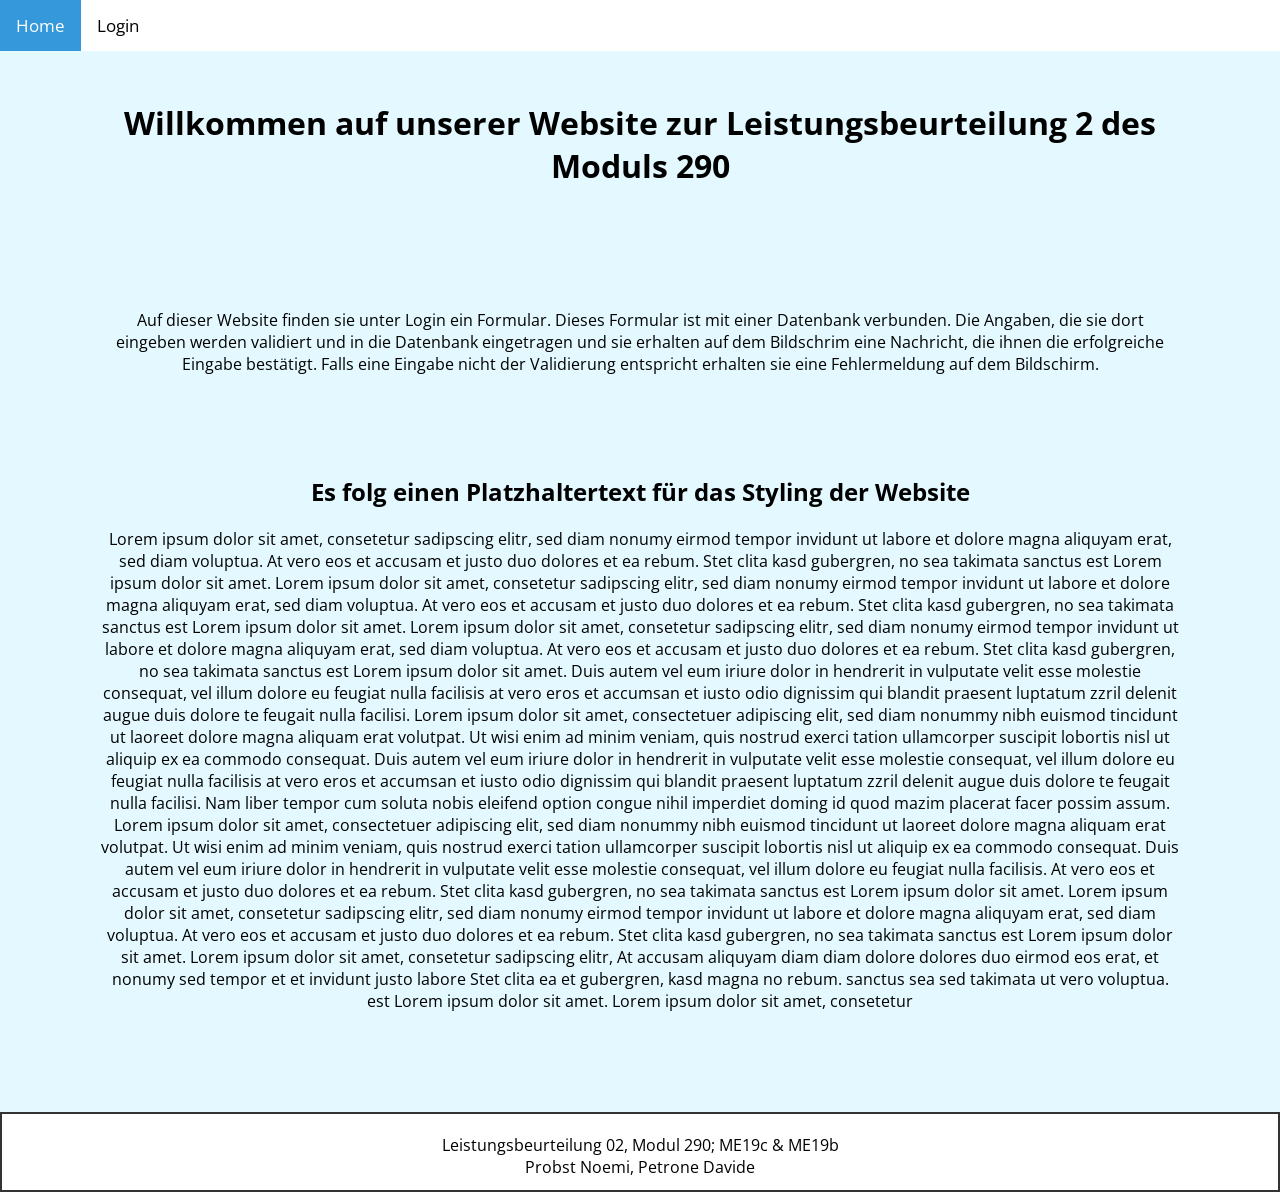
<file: frontend/index.html>
<!DOCTYPE html>
<html lang="en">
    <head>
        <meta charset="UTF-8" />
        <meta name="viewport" content="width=device-width, initial-scale=1.0" />
        <meta http-equiv="X-UA-Compatible" content="ie=edge" />
        <link rel="stylesheet" href="style/style.css" />
        <title>Form Validator</title>
    </head>
    <body>
        <div class="topnav">
            <a class="active" href="index.html">Home</a>
            <a href="login.html">Login</a>
        </div>
        <div class="paige-container">
            <h1>Willkommen auf unserer Website zur Leistungsbeurteilung 2 des Moduls 290</h1>
            <br>
            <p>Auf dieser Website finden sie unter Login ein Formular. Dieses Formular ist mit einer Datenbank verbunden.
            Die Angaben, die sie dort eingeben werden validiert und in die Datenbank eingetragen und sie erhalten auf dem Bildschrim eine Nachricht, die ihnen die erfolgreiche Eingabe bestätigt.
                Falls eine Eingabe nicht der Validierung entspricht erhalten sie eine Fehlermeldung auf dem Bildschirm.</p>
            <h2>Es folg einen Platzhaltertext für das Styling der Website</h2>
            <p>Lorem ipsum dolor sit amet, consetetur sadipscing elitr, sed diam nonumy eirmod tempor invidunt ut labore et dolore magna aliquyam erat, sed diam voluptua. At vero eos et accusam et justo duo dolores et ea rebum. Stet clita kasd gubergren, no sea takimata sanctus est Lorem ipsum dolor sit amet. Lorem ipsum dolor sit amet, consetetur sadipscing elitr, sed diam nonumy eirmod tempor invidunt ut labore et dolore magna aliquyam erat, sed diam voluptua. At vero eos et accusam et justo duo dolores et ea rebum. Stet clita kasd gubergren, no sea takimata sanctus est Lorem ipsum dolor sit amet. Lorem ipsum dolor sit amet, consetetur sadipscing elitr, sed diam nonumy eirmod tempor invidunt ut labore et dolore magna aliquyam erat, sed diam voluptua. At vero eos et accusam et justo duo dolores et ea rebum. Stet clita kasd gubergren, no sea takimata sanctus est Lorem ipsum dolor sit amet.

                Duis autem vel eum iriure dolor in hendrerit in vulputate velit esse molestie consequat, vel illum dolore eu feugiat nulla facilisis at vero eros et accumsan et iusto odio dignissim qui blandit praesent luptatum zzril delenit augue duis dolore te feugait nulla facilisi. Lorem ipsum dolor sit amet, consectetuer adipiscing elit, sed diam nonummy nibh euismod tincidunt ut laoreet dolore magna aliquam erat volutpat.

                Ut wisi enim ad minim veniam, quis nostrud exerci tation ullamcorper suscipit lobortis nisl ut aliquip ex ea commodo consequat. Duis autem vel eum iriure dolor in hendrerit in vulputate velit esse molestie consequat, vel illum dolore eu feugiat nulla facilisis at vero eros et accumsan et iusto odio dignissim qui blandit praesent luptatum zzril delenit augue duis dolore te feugait nulla facilisi.

                Nam liber tempor cum soluta nobis eleifend option congue nihil imperdiet doming id quod mazim placerat facer possim assum. Lorem ipsum dolor sit amet, consectetuer adipiscing elit, sed diam nonummy nibh euismod tincidunt ut laoreet dolore magna aliquam erat volutpat. Ut wisi enim ad minim veniam, quis nostrud exerci tation ullamcorper suscipit lobortis nisl ut aliquip ex ea commodo consequat.

                Duis autem vel eum iriure dolor in hendrerit in vulputate velit esse molestie consequat, vel illum dolore eu feugiat nulla facilisis.

                At vero eos et accusam et justo duo dolores et ea rebum. Stet clita kasd gubergren, no sea takimata sanctus est Lorem ipsum dolor sit amet. Lorem ipsum dolor sit amet, consetetur sadipscing elitr, sed diam nonumy eirmod tempor invidunt ut labore et dolore magna aliquyam erat, sed diam voluptua. At vero eos et accusam et justo duo dolores et ea rebum. Stet clita kasd gubergren, no sea takimata sanctus est Lorem ipsum dolor sit amet. Lorem ipsum dolor sit amet, consetetur sadipscing elitr, At accusam aliquyam diam diam dolore dolores duo eirmod eos erat, et nonumy sed tempor et et invidunt justo labore Stet clita ea et gubergren, kasd magna no rebum. sanctus sea sed takimata ut vero voluptua. est Lorem ipsum dolor sit amet. Lorem ipsum dolor sit amet, consetetur</p>


            <footer>
                Leistungsbeurteilung 02, Modul 290; ME19c & ME19b <br>
                Probst Noemi, Petrone Davide
            </footer>

        </div>
    </body>


</html>
</file>
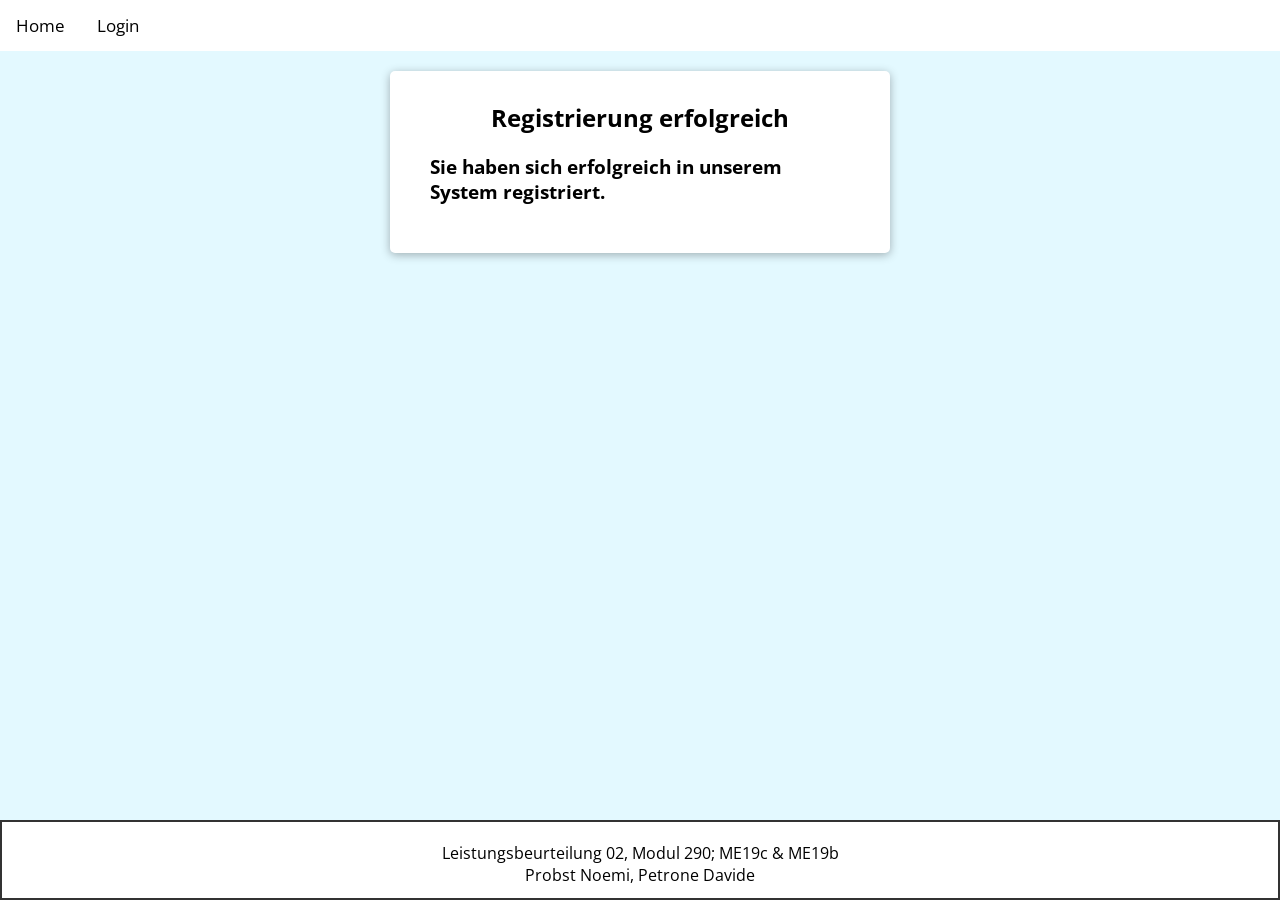
<file: frontend/confirm.html>
<!DOCTYPE html>
<html lang="en">
    <head>
        <meta charset="UTF-8" />
        <meta name="viewport" content="width=device-width, initial-scale=1.0" />
        <meta http-equiv="X-UA-Compatible" content="ie=edge" />
        <link rel="stylesheet" href="style/style.css" />
        <title>Registrierung erfolgreich</title>
    </head>
    <body>
            <div class="topnav">
                <a href="index.html">Home</a>
                <a href="login.html">Login</a>
            </div>
            <div class="container">
                <form id="form" class="form">
                    <h2>Registrierung erfolgreich</h2>
                    <h3>Sie haben sich erfolgreich in unserem System registriert.</h3>
                </form>
            </div>
    </body>
    <footer id="confirm">
        Leistungsbeurteilung 02, Modul 290; ME19c & ME19b <br>
        Probst Noemi, Petrone Davide
    </footer>
</html>
</file>
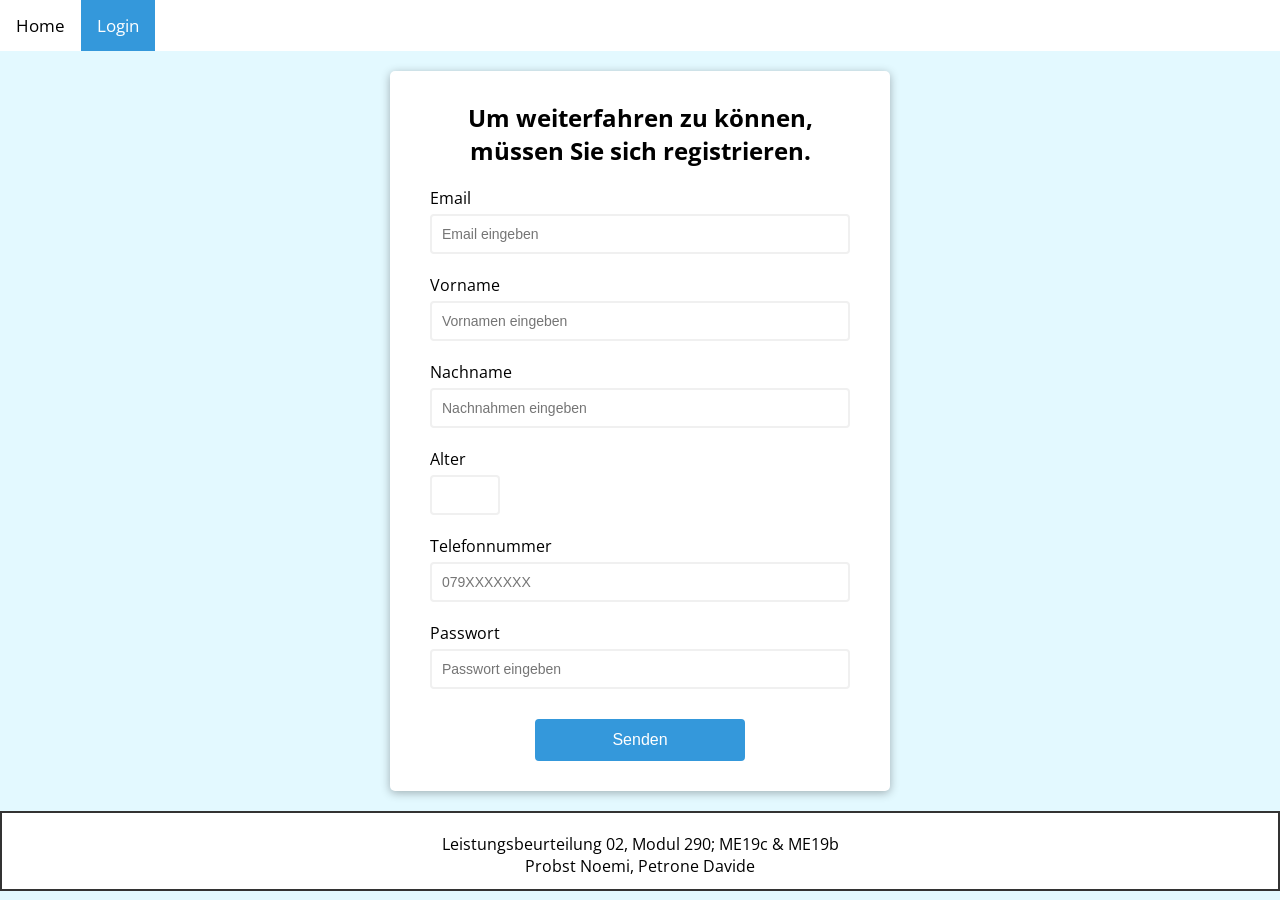
<file: frontend/login.html>
<!DOCTYPE html>
<html lang="en">
    <head>
        <meta charset="UTF-8" />
        <meta name="viewport" content="width=device-width, initial-scale=1.0" />
        <meta http-equiv="X-UA-Compatible" content="ie=edge" />
        <link rel="stylesheet" href="style/style.css" />
        <title>Form Validator</title>
    </head>
    <body>
        <div class="topnav">
            <a href="index.html">Home</a>
            <a class="active" href="login.html">Login</a>
        </div>
        <div class="container">
            <form id="form" class="form">
                <h2>Um weiterfahren zu können, müssen Sie sich registrieren.</h2>
                <div class="form-control">
                    <label for="email">Email</label>
                    <input type="text" id="email" placeholder="Email eingeben"/>
                    <small>Error message</small>
                </div>
                <div class="form-control">
                    <label for="firstName">Vorname</label>
                    <input type="text" id="firstName" placeholder="Vornamen eingeben" />
                    <small>Error message</small>
                </div>
                <div class="form-control">
                    <label for="lastName">Nachname</label>
                    <input type="text" id="lastName" placeholder="Nachnahmen eingeben" />
                    <small>Error message</small>
                </div>
                <div class="form-control">
                    <label for="age">Alter</label>
                    <input type="number" id="age" max="99" style="width:70px;"
                           pattern="(1[2-9]|[2-9][0-9]))"/>
                    <small>Error message</small>
                </div>
                <div class="form-control">
                    <label for="phoneNumber">Telefonnummer</label>
                    <input type="tel" id="phoneNumber" placeholder="079XXXXXXX" />
                    <small>Error message</small>
                </div>
                <div class="form-control">
                    <label for="password">Passwort</label>
                    <input type="password" id="password" placeholder="Passwort eingeben" />
                    <small>Error message</small>
                </div>
                <button type="submit">Senden</button>
            </form>
        </div>

        <script src="script/validate-inputs.js"></script>
        <script src="script/network.js"></script>
    </body>
    <footer>
        Leistungsbeurteilung 02, Modul 290; ME19c & ME19b <br>
        Probst Noemi, Petrone Davide
    </footer>
</html>
</file>
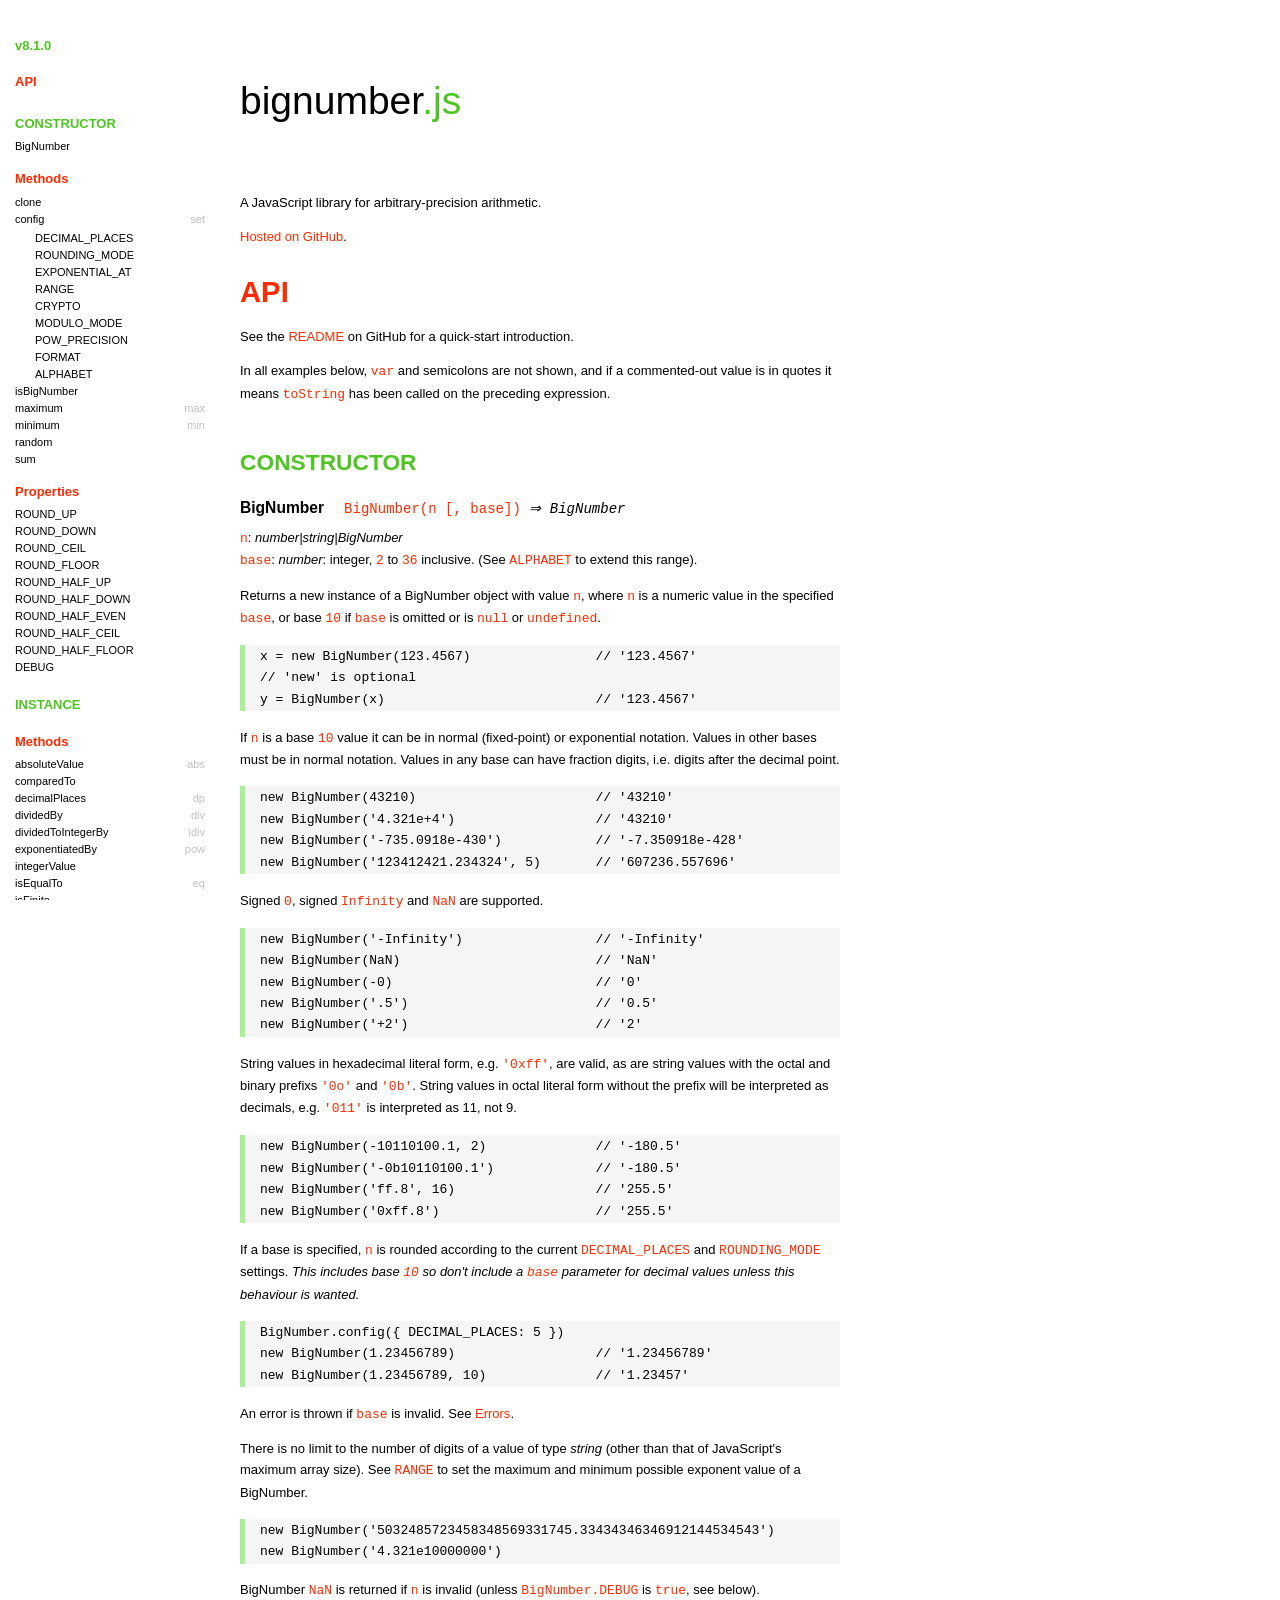
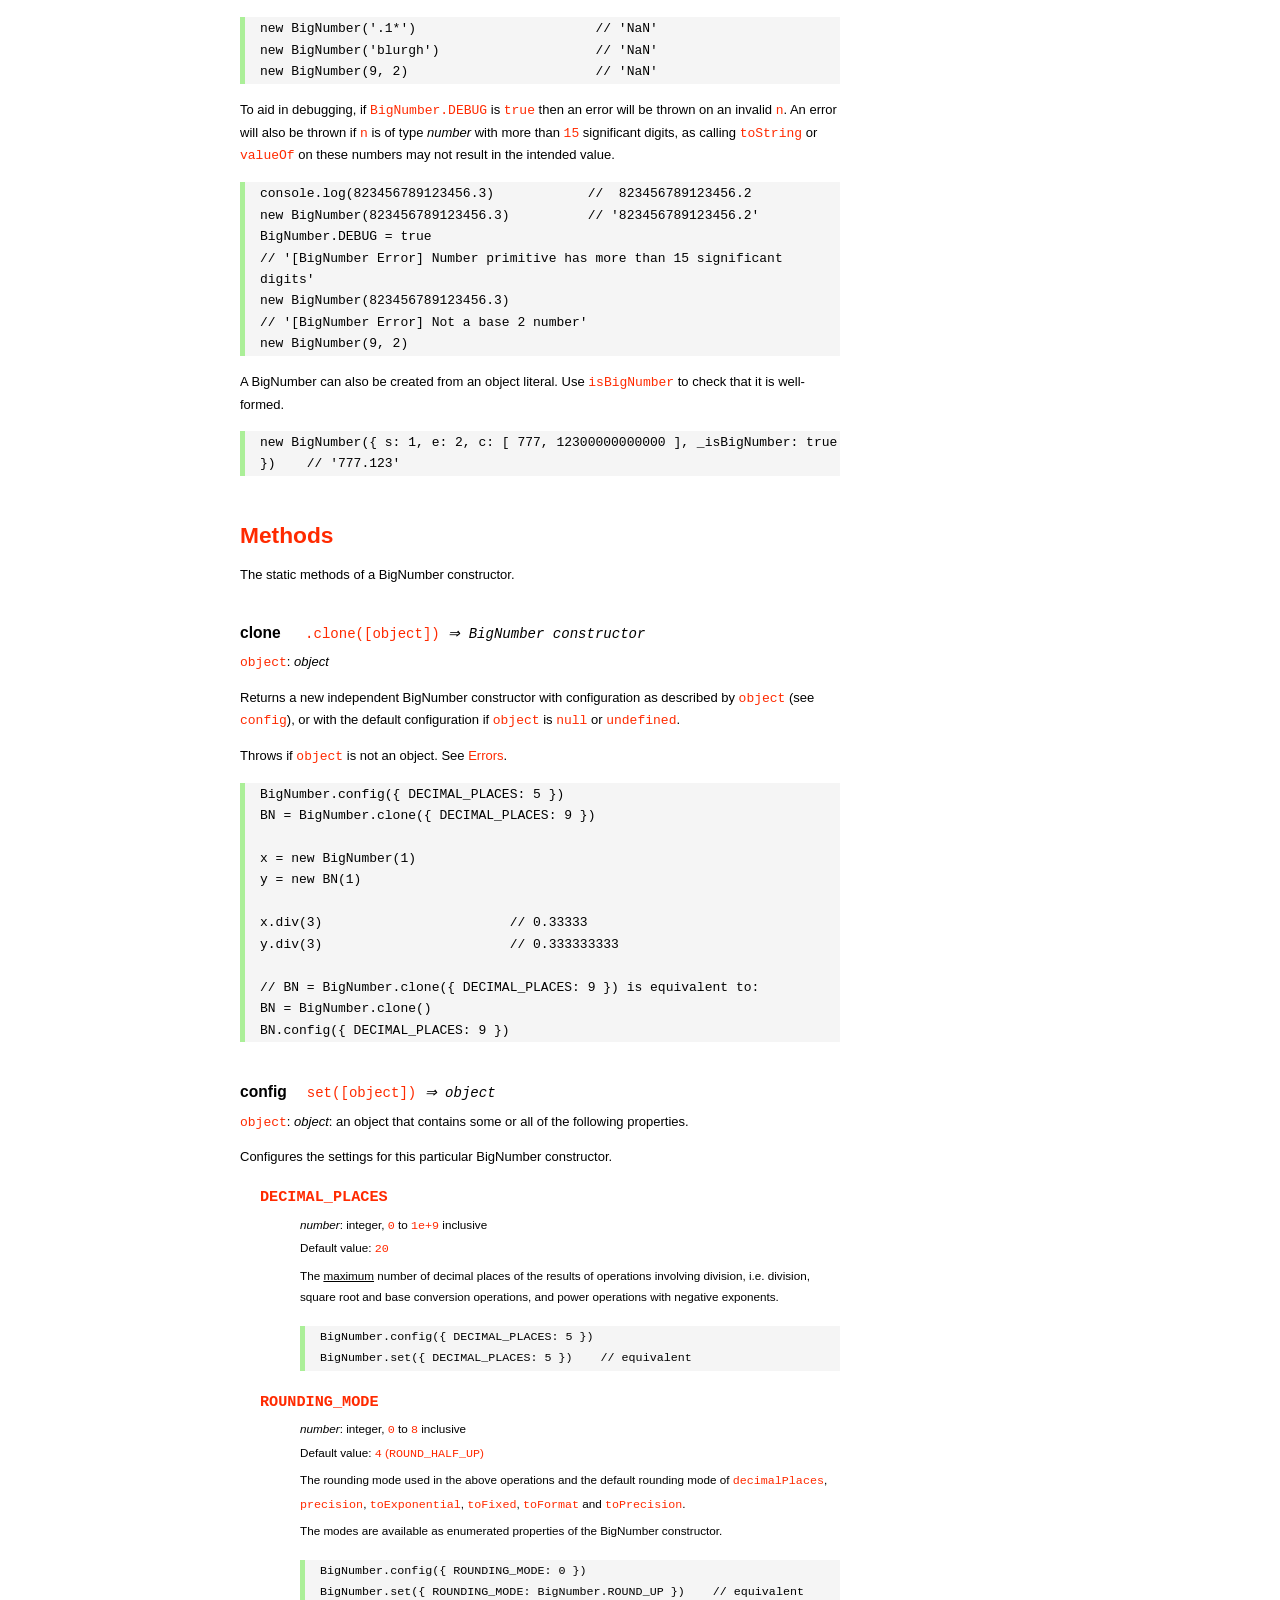
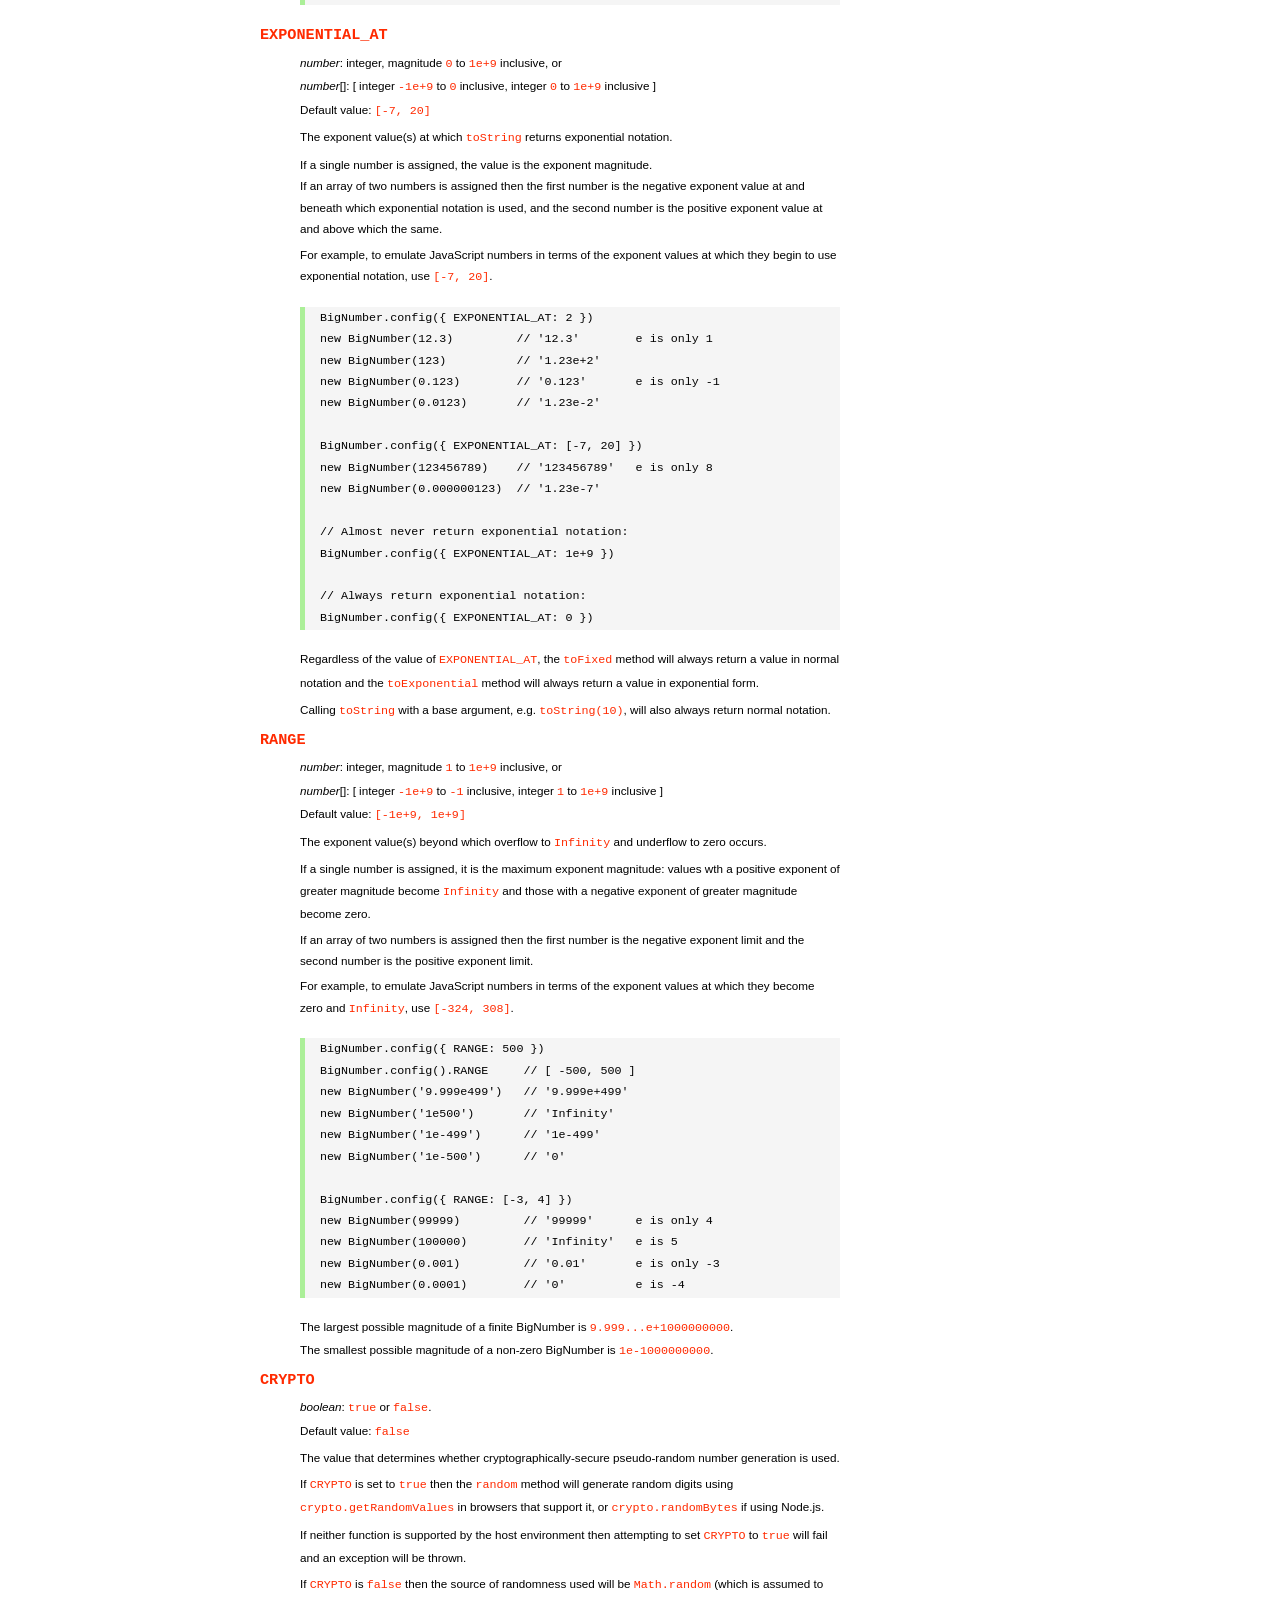
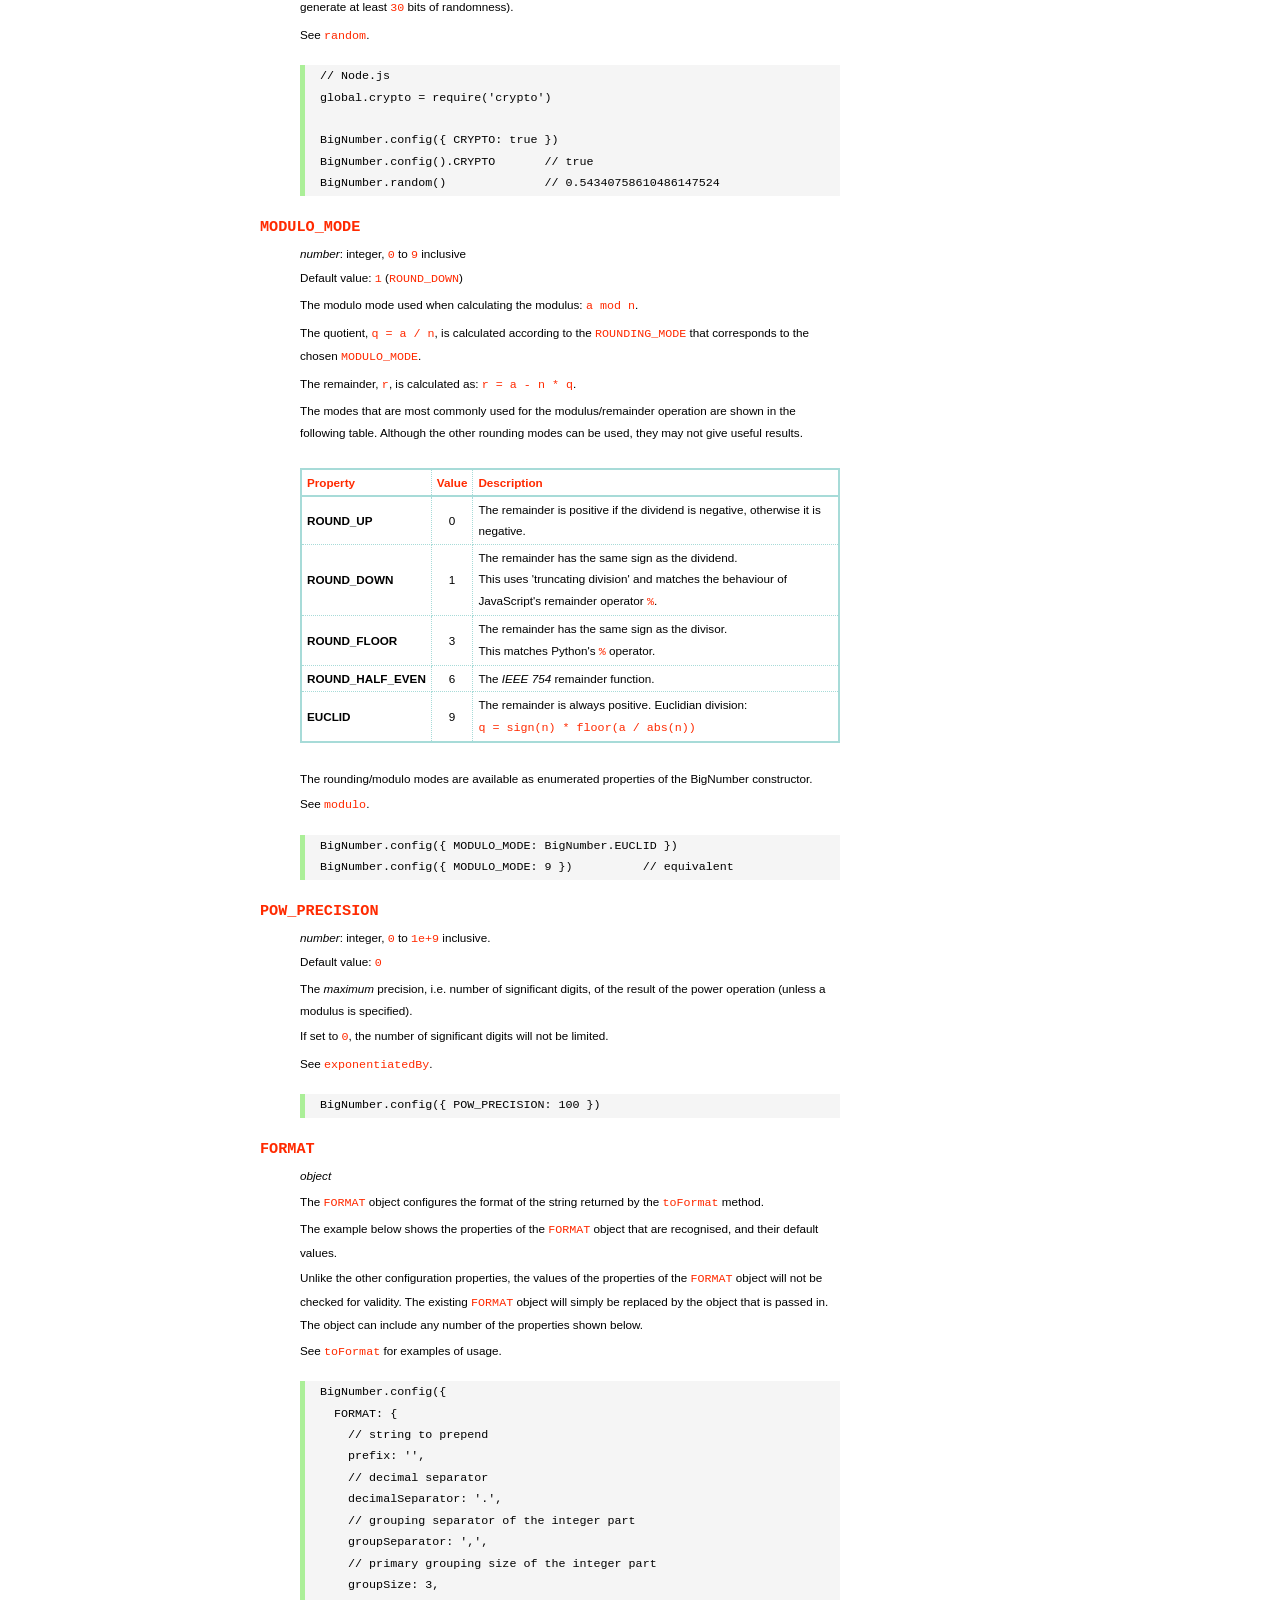
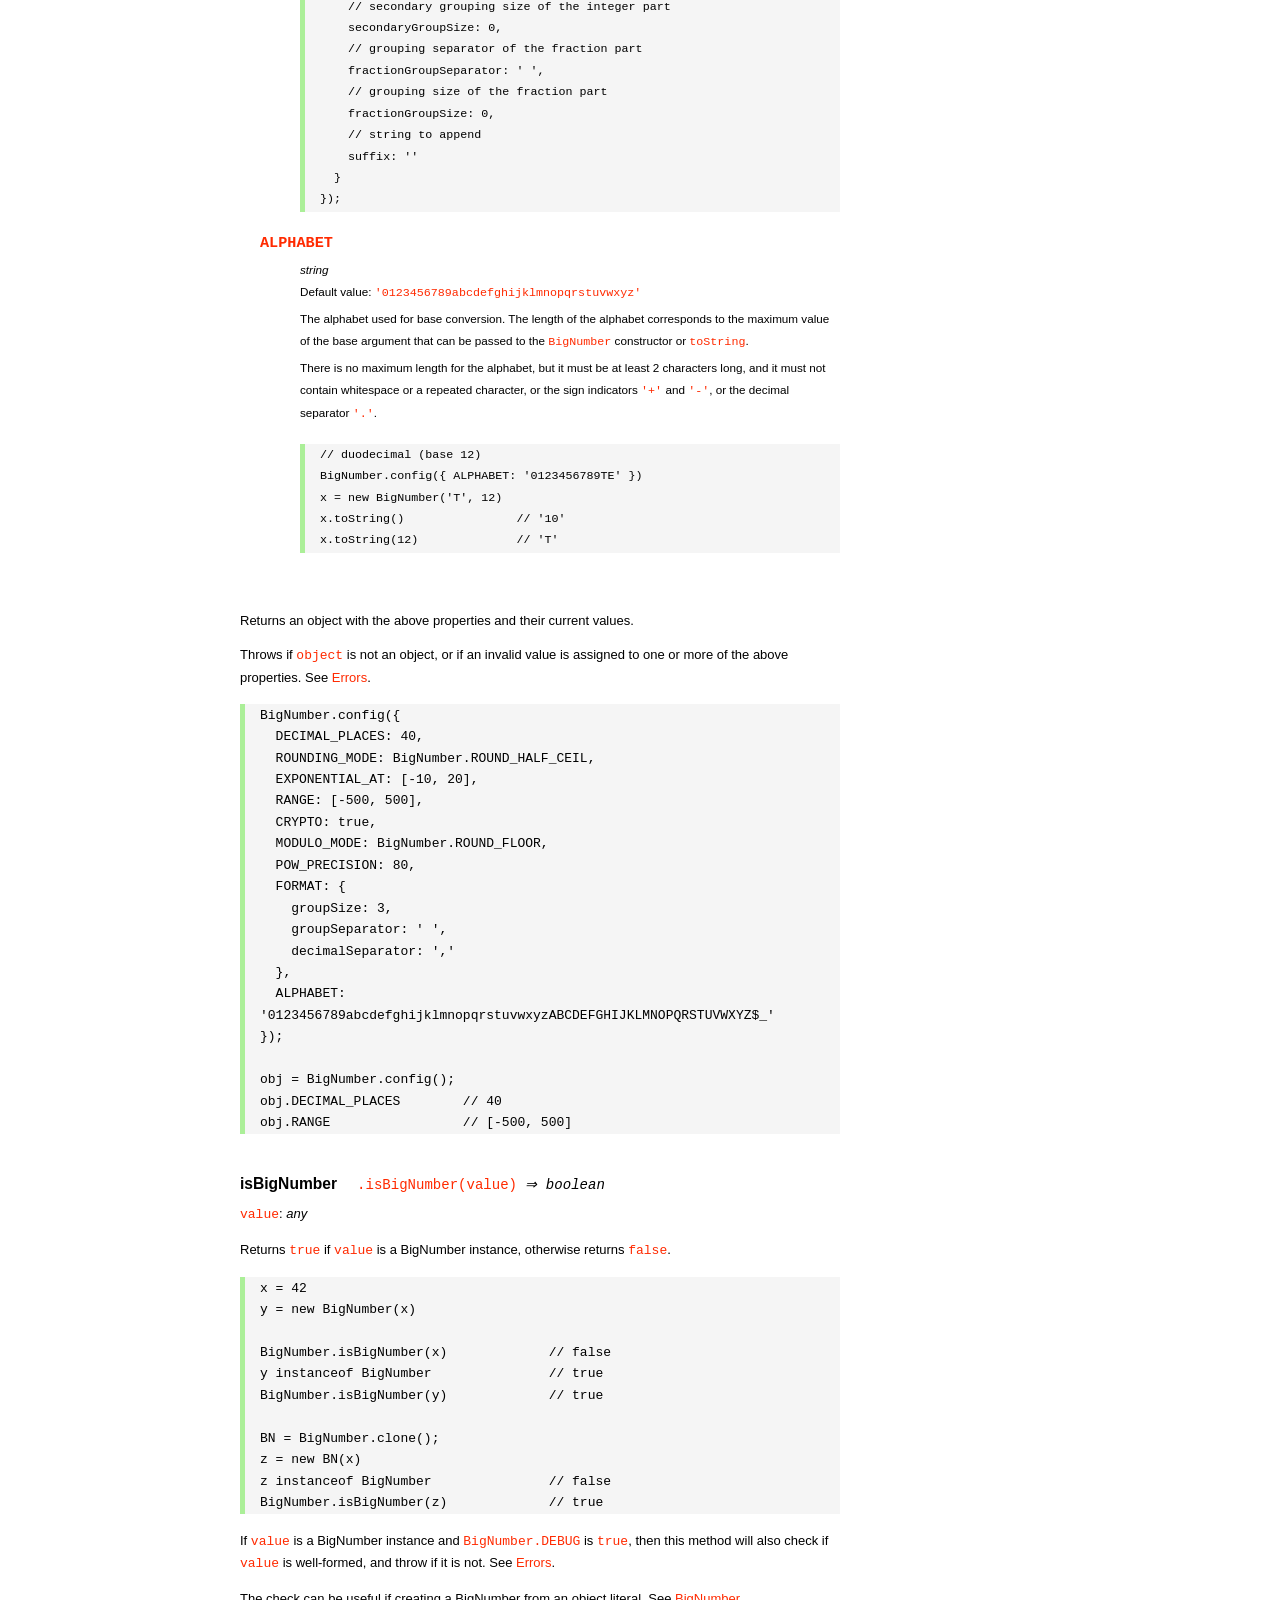
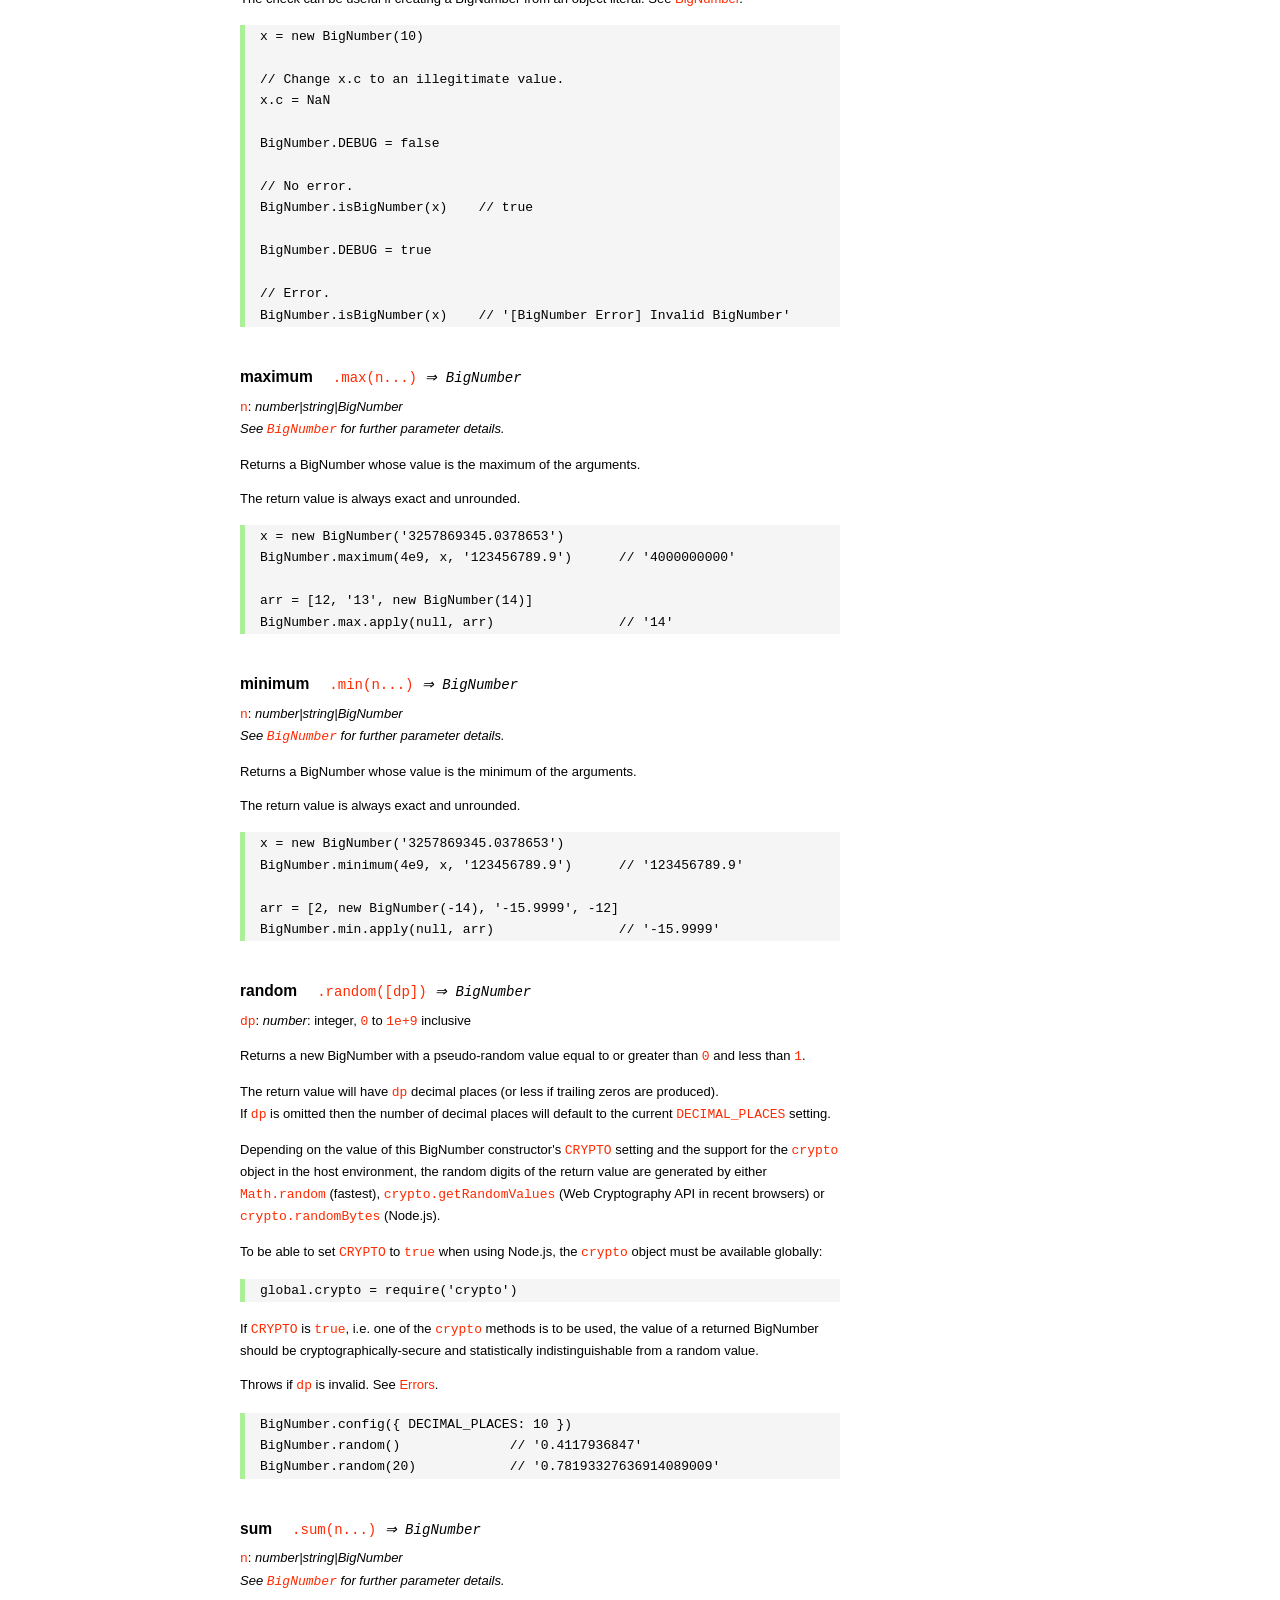
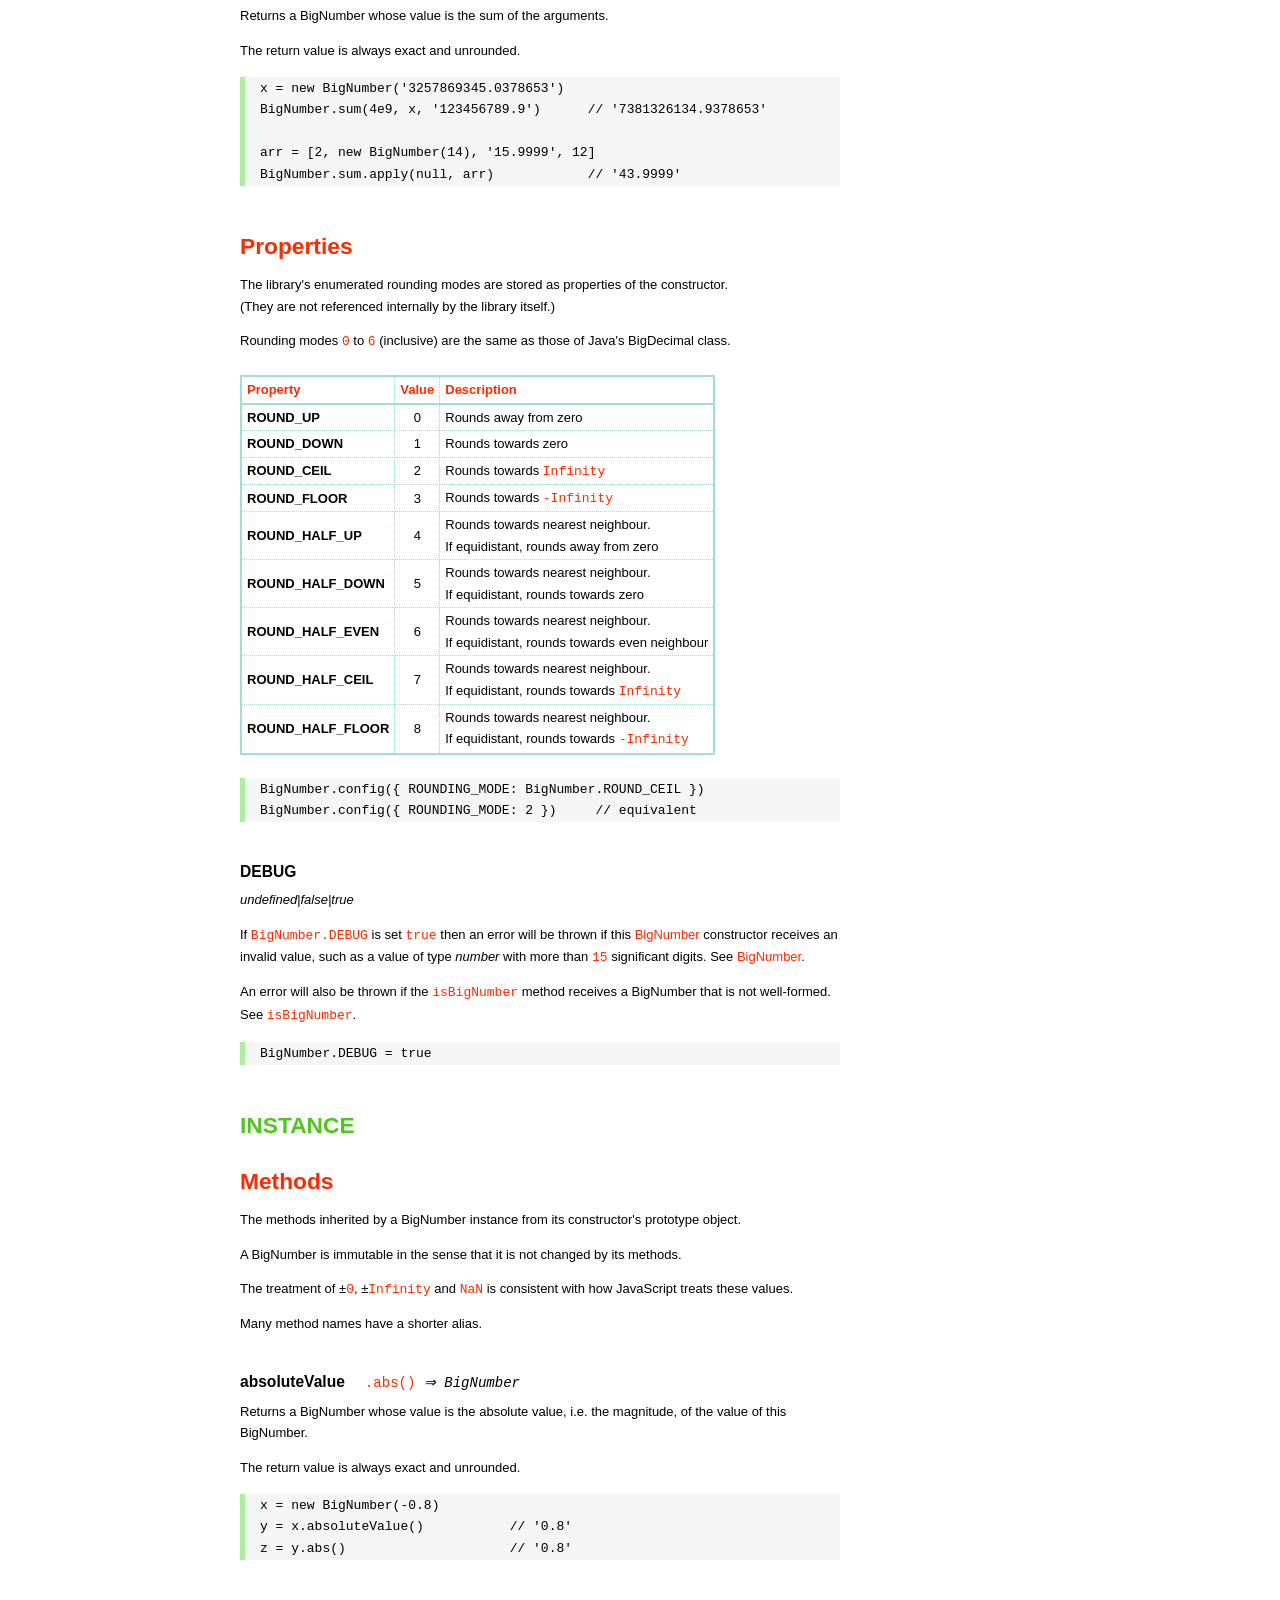
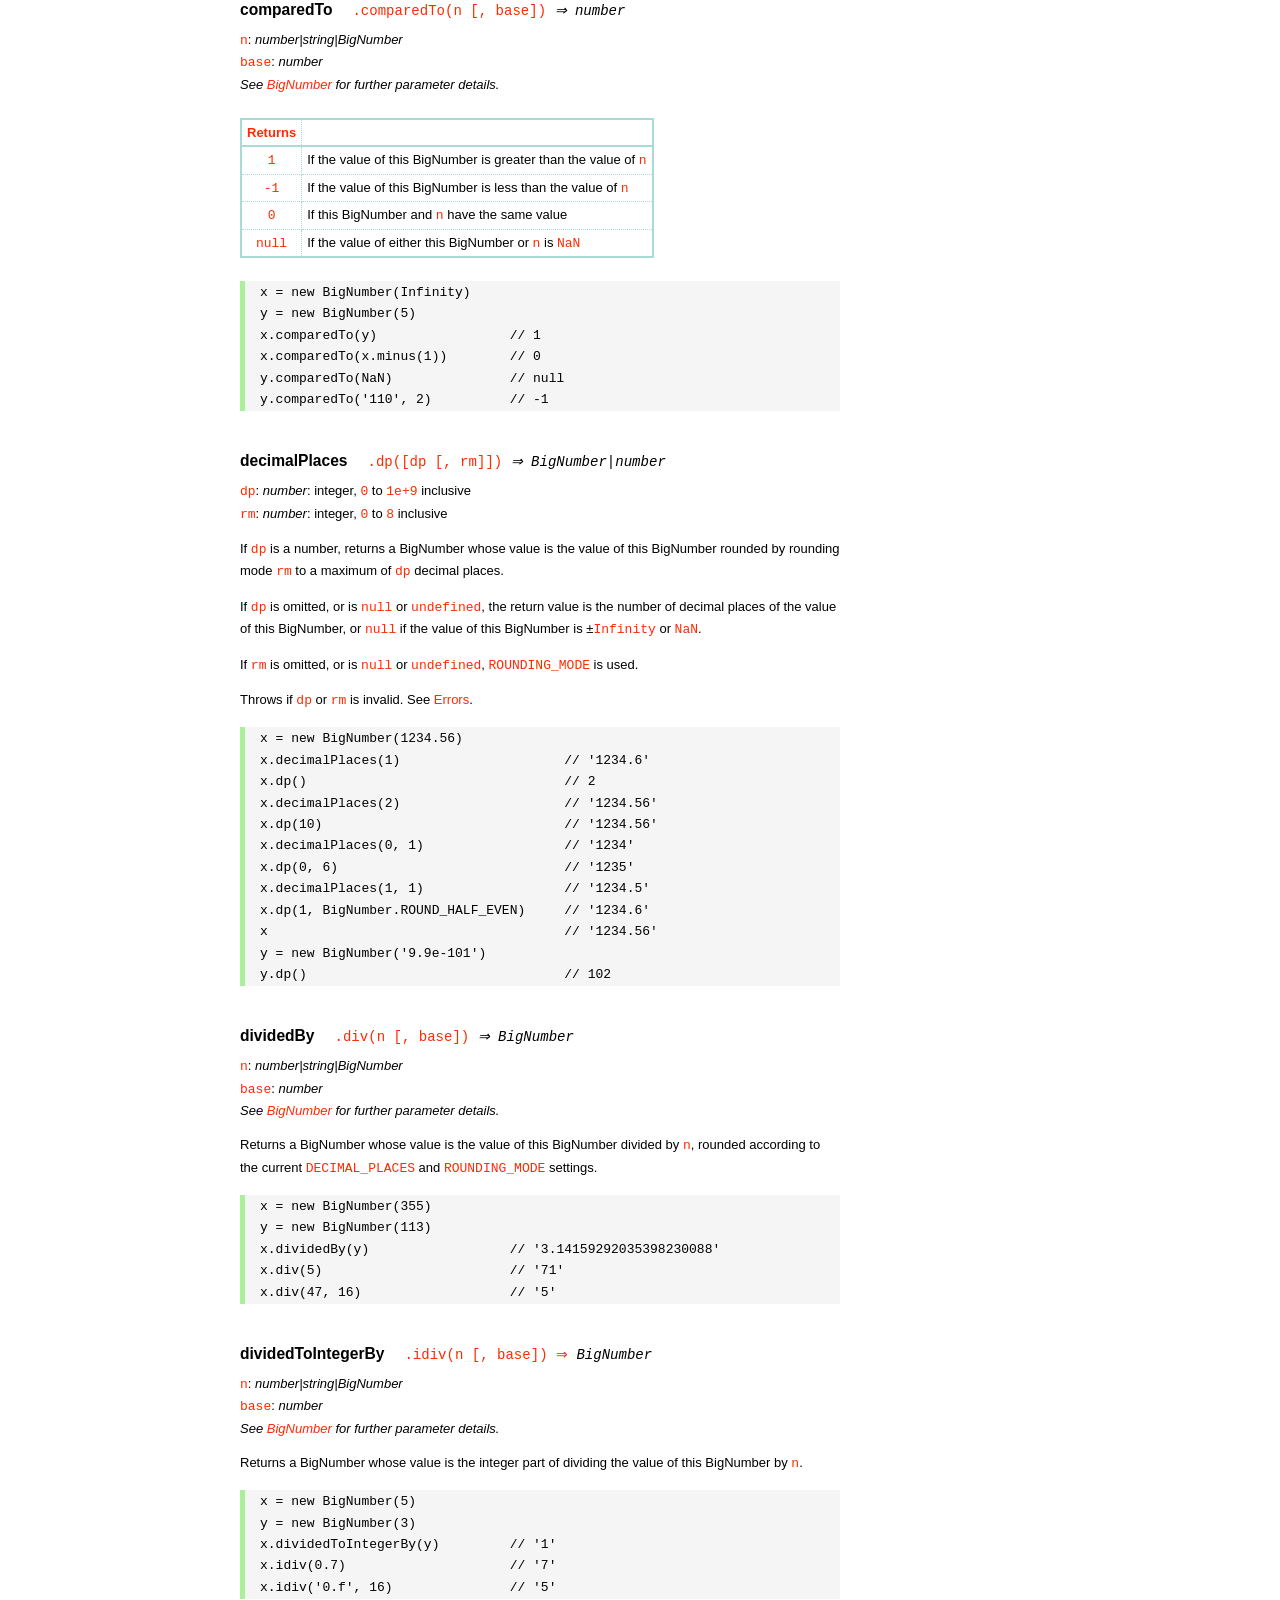
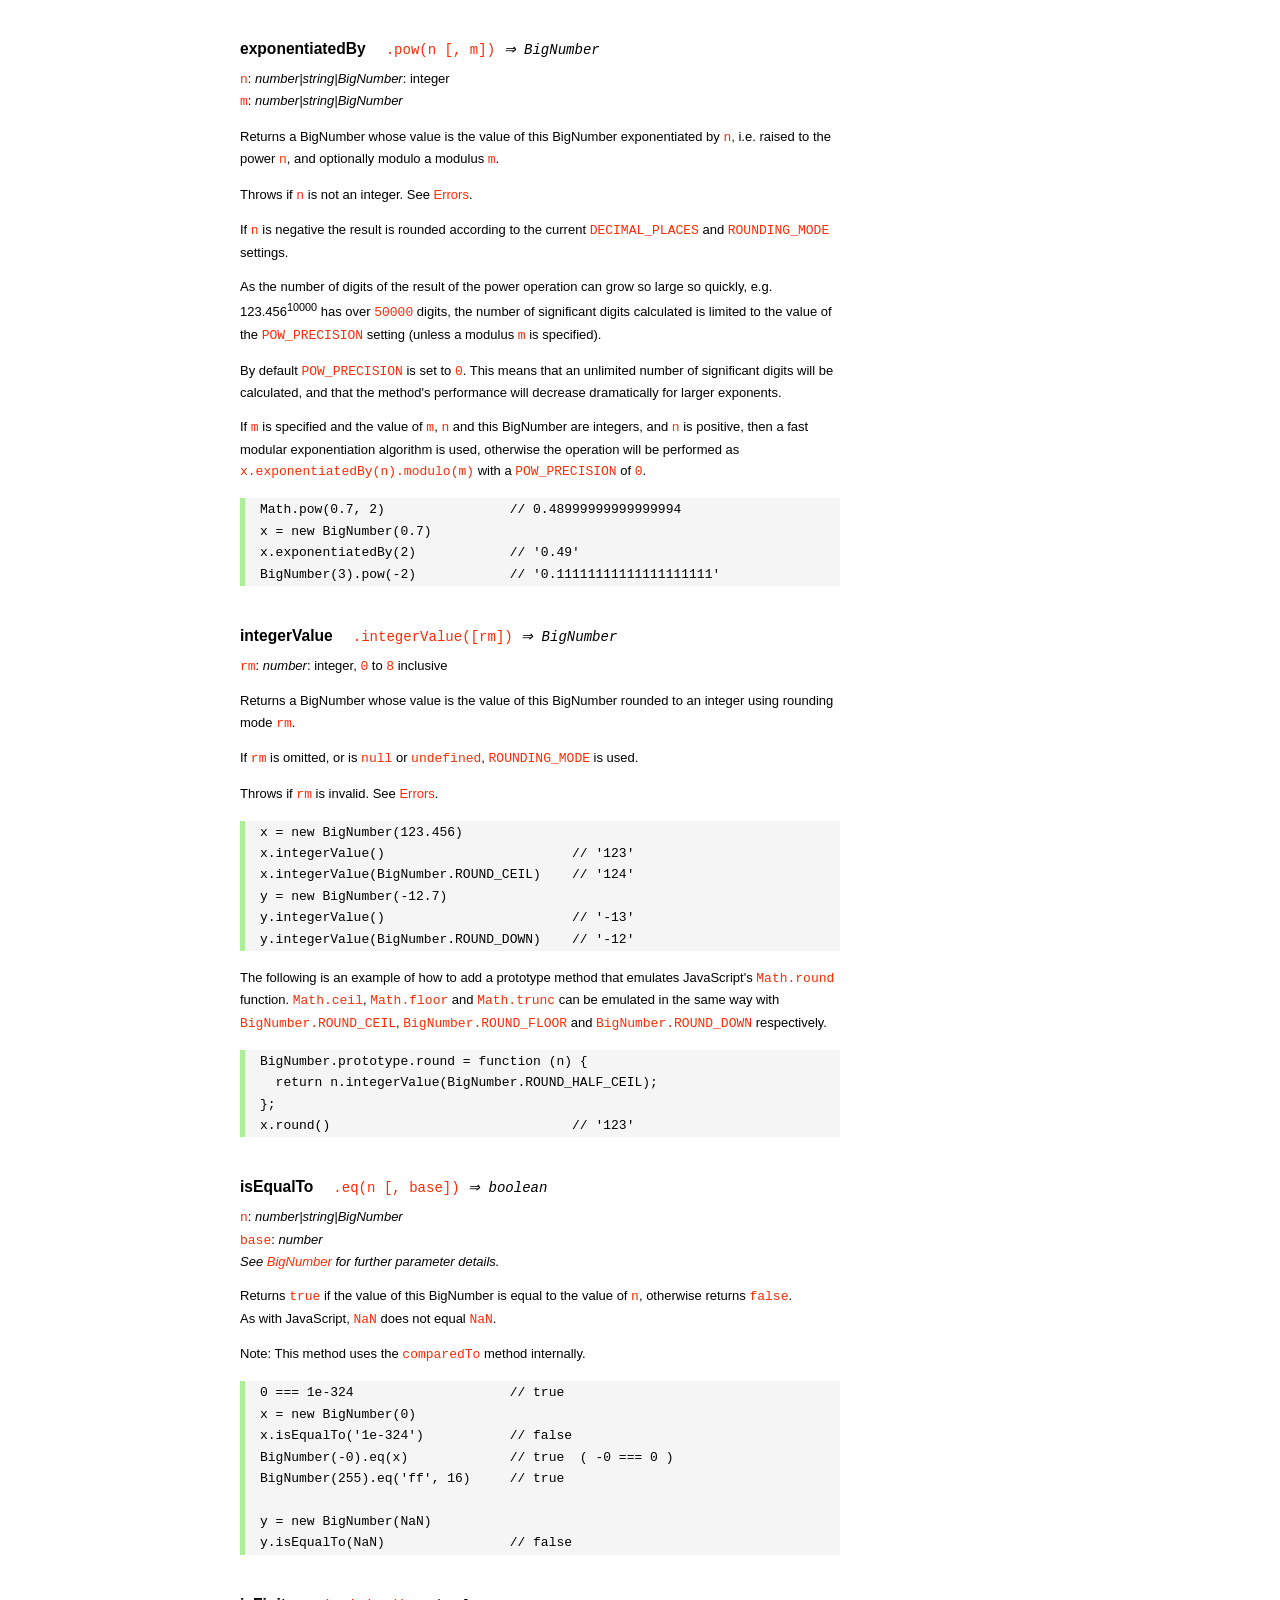
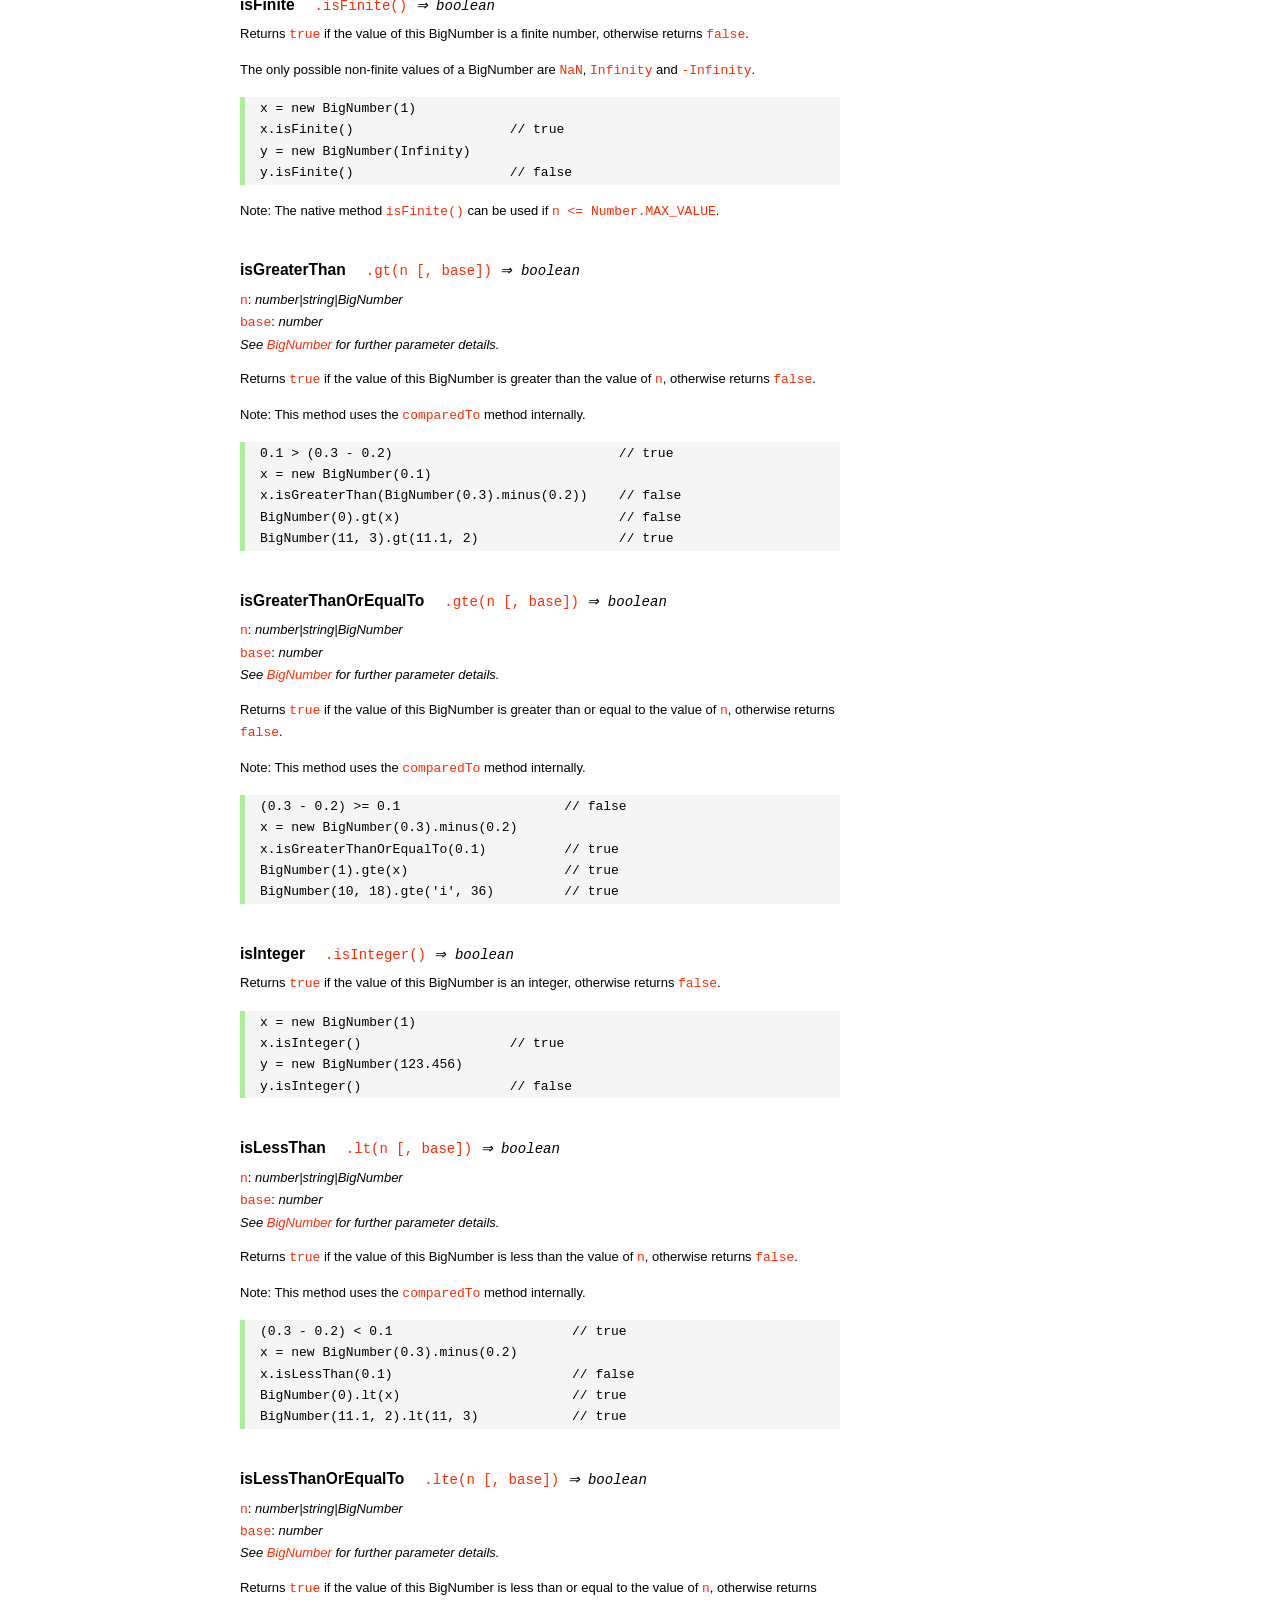
<file: backend/contact-server/node_modules/bignumber.js/doc/API.html>
<!DOCTYPE HTML>
<html>
<head>
<meta charset="utf-8">
<meta http-equiv="X-UA-Compatible" content="IE=edge">
<meta name="Author" content="M Mclaughlin">
<title>bignumber.js API</title>
<style>
html{font-size:100%}
body{background:#fff;font-family:"Helvetica Neue",Helvetica,Arial,sans-serif;font-size:13px;
  line-height:1.65em;min-height:100%;margin:0}
body,i{color:#000}
.nav{background:#fff;position:fixed;top:0;bottom:0;left:0;width:200px;overflow-y:auto;
  padding:15px 0 30px 15px}
div.container{width:600px;margin:50px 0 50px 240px}
p{margin:0 0 1em;width:600px}
pre,ul{margin:1em 0}
h1,h2,h3,h4,h5{margin:0;padding:1.5em 0 0}
h1,h2{padding:.75em 0}
h1{font:400 3em Verdana,sans-serif;color:#000;margin-bottom:1em}
h2{font-size:2.25em;color:#ff2a00}
h3{font-size:1.75em;color:#4dc71f}
h4{font-size:1.75em;color:#ff2a00;padding-bottom:.75em}
h5{font-size:1.2em;margin-bottom:.4em}
h6{font-size:1.1em;margin-bottom:0.8em;padding:0.5em 0}
dd{padding-top:.35em}
dt{padding-top:.5em}
b{font-weight:700}
dt b{font-size:1.3em}
a,a:visited{color:#ff2a00;text-decoration:none}
a:active,a:hover{outline:0;text-decoration:underline}
.nav a,.nav b,.nav a:visited{display:block;color:#ff2a00;font-weight:700; margin-top:15px}
.nav b{color:#4dc71f;margin-top:20px;cursor:default;width:auto}
ul{list-style-type:none;padding:0 0 0 20px}
.nav ul{line-height:14px;padding-left:0;margin:5px 0 0}
.nav ul a,.nav ul a:visited,span{display:inline;color:#000;font-family:Verdana,Geneva,sans-serif;
  font-size:11px;font-weight:400;margin:0}
.inset,ul.inset{margin-left:20px}
.inset{font-size:.9em}
.nav li{width:auto;margin:0 0 3px}
.alias{font-style:italic;margin-left:20px}
table{border-collapse:collapse;border-spacing:0;border:2px solid #a7dbd8;margin:1.75em 0;padding:0}
td,th{text-align:left;margin:0;padding:2px 5px;border:1px dotted #a7dbd8}
th{border-top:2px solid #a7dbd8;border-bottom:2px solid #a7dbd8;color:#ff2a00}
code,pre{font-family:Consolas, monaco, monospace;font-weight:400}
pre{background:#f5f5f5;white-space:pre-wrap;word-wrap:break-word;border-left:5px solid #abef98;
  padding:1px 0 1px 15px;margin:1.2em 0}
code,.nav-title{color:#ff2a00}
.end{margin-bottom:25px}
.centre{text-align:center}
.error-table{font-size:13px;width:100%}
#faq{margin:3em 0 0}
li span{float:right;margin-right:10px;color:#c0c0c0}
#js{font:inherit;color:#4dc71f}
</style>
</head>
<body>

  <div class="nav">

    <b>v8.1.0</b>

	<a class='nav-title' href="#">API</a>

    <b> CONSTRUCTOR </b>
    <ul>
      <li><a href="#bignumber">BigNumber</a></li>
    </ul>

    <a href="#methods">Methods</a>
    <ul>
      <li><a href="#clone">clone</a></li>
      <li><a href="#config" >config</a><span>set</span></li>
      <li>
        <ul class="inset">
          <li><a href="#decimal-places">DECIMAL_PLACES</a></li>
          <li><a href="#rounding-mode" >ROUNDING_MODE</a></li>
          <li><a href="#exponential-at">EXPONENTIAL_AT</a></li>
          <li><a href="#range"         >RANGE</a></li>
          <li><a href="#crypto"        >CRYPTO</a></li>
          <li><a href="#modulo-mode"   >MODULO_MODE</a></li>
          <li><a href="#pow-precision" >POW_PRECISION</a></li>
          <li><a href="#format"        >FORMAT</a></li>
          <li><a href="#alphabet"      >ALPHABET</a></li>
        </ul>
      </li>
      <li><a href="#isBigNumber">isBigNumber</a></li>
      <li><a href="#max"        >maximum</a><span>max</span></li>
      <li><a href="#min"        >minimum</a><span>min</span></li>
      <li><a href="#random"     >random</a></li>
      <li><a href="#sum"        >sum</a></li>
    </ul>

    <a href="#constructor-properties">Properties</a>
    <ul>
      <li><a href="#round-up"        >ROUND_UP</a></li>
      <li><a href="#round-down"      >ROUND_DOWN</a></li>
      <li><a href="#round-ceil"      >ROUND_CEIL</a></li>
      <li><a href="#round-floor"     >ROUND_FLOOR</a></li>
      <li><a href="#round-half-up"   >ROUND_HALF_UP</a></li>
      <li><a href="#round-half-down" >ROUND_HALF_DOWN</a></li>
      <li><a href="#round-half-even" >ROUND_HALF_EVEN</a></li>
      <li><a href="#round-half-ceil" >ROUND_HALF_CEIL</a></li>
      <li><a href="#round-half-floor">ROUND_HALF_FLOOR</a></li>
      <li><a href="#debug"           >DEBUG</a></li>
    </ul>

    <b> INSTANCE </b>

    <a href="#prototype-methods">Methods</a>
    <ul>
      <li><a href="#abs"    >absoluteValue         </a><span>abs</span>  </li>
      <li><a href="#cmp"    >comparedTo            </a>                  </li>
      <li><a href="#dp"     >decimalPlaces         </a><span>dp</span>   </li>
      <li><a href="#div"    >dividedBy             </a><span>div</span>  </li>
      <li><a href="#divInt" >dividedToIntegerBy    </a><span>idiv</span> </li>
      <li><a href="#pow"    >exponentiatedBy       </a><span>pow</span>  </li>
      <li><a href="#int"    >integerValue          </a>                  </li>
      <li><a href="#eq"     >isEqualTo             </a><span>eq</span>   </li>
      <li><a href="#isF"    >isFinite              </a>                  </li>
      <li><a href="#gt"     >isGreaterThan         </a><span>gt</span>   </li>
      <li><a href="#gte"    >isGreaterThanOrEqualTo</a><span>gte</span>  </li>
      <li><a href="#isInt"  >isInteger             </a>                  </li>
      <li><a href="#lt"     >isLessThan            </a><span>lt</span>   </li>
      <li><a href="#lte"    >isLessThanOrEqualTo   </a><span>lte</span>  </li>
      <li><a href="#isNaN"  >isNaN                 </a>                  </li>
      <li><a href="#isNeg"  >isNegative            </a>                  </li>
      <li><a href="#isPos"  >isPositive            </a>                  </li>
      <li><a href="#isZ"    >isZero                </a>                  </li>
      <li><a href="#minus"  >minus                 </a>                  </li>
      <li><a href="#mod"    >modulo                </a><span>mod</span>  </li>
      <li><a href="#times"  >multipliedBy          </a><span>times</span></li>
      <li><a href="#neg"    >negated               </a>                  </li>
      <li><a href="#plus"   >plus                  </a>                  </li>
      <li><a href="#sd"     >precision             </a><span>sd</span>   </li>
      <li><a href="#shift"  >shiftedBy             </a>                  </li>
      <li><a href="#sqrt"   >squareRoot            </a><span>sqrt</span> </li>
      <li><a href="#toE"    >toExponential         </a>                  </li>
      <li><a href="#toFix"  >toFixed               </a>                  </li>
      <li><a href="#toFor"  >toFormat              </a>                  </li>
      <li><a href="#toFr"   >toFraction            </a>                  </li>
      <li><a href="#toJSON" >toJSON                </a>                  </li>
      <li><a href="#toN"    >toNumber              </a>                  </li>
      <li><a href="#toP"    >toPrecision           </a>                  </li>
      <li><a href="#toS"    >toString              </a>                  </li>
      <li><a href="#valueOf">valueOf               </a>                  </li>
    </ul>

    <a href="#instance-properties">Properties</a>
    <ul>
      <li><a href="#coefficient">c: coefficient</a></li>
      <li><a href="#exponent"   >e: exponent</a></li>
      <li><a href="#sign"       >s: sign</a></li>
    </ul>

    <a href="#zero-nan-infinity">Zero, NaN &amp; Infinity</a>
    <a href="#Errors">Errors</a>
    <a href="#type-coercion">Type coercion</a>
    <a class='end' href="#faq">FAQ</a>

  </div>

  <div class="container">

    <h1>bignumber<span id='js'>.js</span></h1>

    <p>A JavaScript library for arbitrary-precision arithmetic.</p>
    <p><a href="https://github.com/MikeMcl/bignumber.js">Hosted on GitHub</a>. </p>

    <h2>API</h2>

    <p>
      See the <a href='https://github.com/MikeMcl/bignumber.js'>README</a> on GitHub for a
      quick-start introduction.
    </p>
    <p>
      In all examples below, <code>var</code> and semicolons are not shown, and if a commented-out
      value is in quotes it means <code>toString</code> has been called on the preceding expression.
    </p>


    <h3>CONSTRUCTOR</h3>


    <h5 id="bignumber">
      BigNumber<code class='inset'>BigNumber(n [, base]) <i>&rArr; BigNumber</i></code>
    </h5>
    <p>
      <code>n</code>: <i>number|string|BigNumber</i><br />
      <code>base</code>: <i>number</i>: integer, <code>2</code> to <code>36</code> inclusive. (See
      <a href='#alphabet'><code>ALPHABET</code></a> to extend this range).
    </p>
    <p>
      Returns a new instance of a BigNumber object with value <code>n</code>, where <code>n</code>
      is a numeric value in the specified <code>base</code>, or base <code>10</code> if
      <code>base</code> is omitted or is <code>null</code> or <code>undefined</code>.
    </p>
    <pre>
x = new BigNumber(123.4567)                // '123.4567'
// 'new' is optional
y = BigNumber(x)                           // '123.4567'</pre>
    <p>
      If <code>n</code> is a base <code>10</code> value it can be in normal (fixed-point) or
      exponential notation. Values in other bases must be in normal notation. Values in any base can
      have fraction digits, i.e. digits after the decimal point.
    </p>
    <pre>
new BigNumber(43210)                       // '43210'
new BigNumber('4.321e+4')                  // '43210'
new BigNumber('-735.0918e-430')            // '-7.350918e-428'
new BigNumber('123412421.234324', 5)       // '607236.557696'</pre>
    <p>
      Signed <code>0</code>, signed <code>Infinity</code> and <code>NaN</code> are supported.
    </p>
    <pre>
new BigNumber('-Infinity')                 // '-Infinity'
new BigNumber(NaN)                         // 'NaN'
new BigNumber(-0)                          // '0'
new BigNumber('.5')                        // '0.5'
new BigNumber('+2')                        // '2'</pre>
    <p>
      String values in hexadecimal literal form, e.g. <code>'0xff'</code>, are valid, as are
      string values with the octal and binary prefixs <code>'0o'</code> and <code>'0b'</code>.
      String values in octal literal form without the prefix will be interpreted as
      decimals, e.g. <code>'011'</code> is interpreted as 11, not 9.
    </p>
    <pre>
new BigNumber(-10110100.1, 2)              // '-180.5'
new BigNumber('-0b10110100.1')             // '-180.5'
new BigNumber('ff.8', 16)                  // '255.5'
new BigNumber('0xff.8')                    // '255.5'</pre>
    <p>
      If a base is specified, <code>n</code> is rounded according to the current
      <a href='#decimal-places'><code>DECIMAL_PLACES</code></a> and
      <a href='#rounding-mode'><code>ROUNDING_MODE</code></a> settings. <em>This includes base
      <code>10</code> so don't include a <code>base</code> parameter for decimal values unless
      this behaviour is wanted.</em>
    </p>
    <pre>BigNumber.config({ DECIMAL_PLACES: 5 })
new BigNumber(1.23456789)                  // '1.23456789'
new BigNumber(1.23456789, 10)              // '1.23457'</pre>
    <p>An error is thrown if <code>base</code> is invalid. See <a href='#Errors'>Errors</a>.</p>
    <p>
      There is no limit to the number of digits of a value of type <em>string</em> (other than
      that of JavaScript's maximum array size). See <a href='#range'><code>RANGE</code></a> to set
      the maximum and minimum possible exponent value of a BigNumber.
    </p>
    <pre>
new BigNumber('5032485723458348569331745.33434346346912144534543')
new BigNumber('4.321e10000000')</pre>
    <p>BigNumber <code>NaN</code> is returned if <code>n</code> is invalid
    (unless <code>BigNumber.DEBUG</code> is <code>true</code>, see below).</p>
    <pre>
new BigNumber('.1*')                       // 'NaN'
new BigNumber('blurgh')                    // 'NaN'
new BigNumber(9, 2)                        // 'NaN'</pre>
    <p>
      To aid in debugging, if <code>BigNumber.DEBUG</code> is <code>true</code> then an error will
      be thrown on an invalid <code>n</code>. An error will also be thrown if <code>n</code> is of
      type <em>number</em> with more than <code>15</code> significant digits, as calling
      <code><a href='#toS'>toString</a></code> or <code><a href='#valueOf'>valueOf</a></code> on
      these numbers may not result in the intended value.
    </p>
      <pre>
console.log(823456789123456.3)            //  823456789123456.2
new BigNumber(823456789123456.3)          // '823456789123456.2'
BigNumber.DEBUG = true
// '[BigNumber Error] Number primitive has more than 15 significant digits'
new BigNumber(823456789123456.3)
// '[BigNumber Error] Not a base 2 number'
new BigNumber(9, 2)</pre>
    <p>
      A BigNumber can also be created from an object literal.
      Use <code><a href='#isBigNumber'>isBigNumber</a></code> to check that it is well-formed.
    </p>
    <pre>new BigNumber({ s: 1, e: 2, c: [ 777, 12300000000000 ], _isBigNumber: true })    // '777.123'</pre>




    <h4 id="methods">Methods</h4>
     <p>The static methods of a BigNumber constructor.</p>




    <h5 id="clone">clone
      <code class='inset'>.clone([object]) <i>&rArr; BigNumber constructor</i></code>
    </h5>
    <p><code>object</code>: <i>object</i></p>
    <p>
      Returns a new independent BigNumber constructor with configuration as described by
      <code>object</code> (see <a href='#config'><code>config</code></a>), or with the default
      configuration if <code>object</code> is <code>null</code> or <code>undefined</code>.
    </p>
    <p>
      Throws if <code>object</code> is not an object. See <a href='#Errors'>Errors</a>.
    </p>
    <pre>BigNumber.config({ DECIMAL_PLACES: 5 })
BN = BigNumber.clone({ DECIMAL_PLACES: 9 })

x = new BigNumber(1)
y = new BN(1)

x.div(3)                        // 0.33333
y.div(3)                        // 0.333333333

// BN = BigNumber.clone({ DECIMAL_PLACES: 9 }) is equivalent to:
BN = BigNumber.clone()
BN.config({ DECIMAL_PLACES: 9 })</pre>



    <h5 id="config">config<code class='inset'>set([object]) <i>&rArr; object</i></code></h5>
    <p>
      <code>object</code>: <i>object</i>: an object that contains some or all of the following
      properties.
    </p>
    <p>Configures the settings for this particular BigNumber constructor.</p>

    <dl class='inset'>
      <dt id="decimal-places"><code><b>DECIMAL_PLACES</b></code></dt>
      <dd>
        <i>number</i>: integer, <code>0</code> to <code>1e+9</code> inclusive<br />
        Default value: <code>20</code>
      </dd>
      <dd>
        The <u>maximum</u> number of decimal places of the results of operations involving
        division, i.e. division, square root and base conversion operations, and power
        operations with negative exponents.<br />
      </dd>
      <dd>
      <pre>BigNumber.config({ DECIMAL_PLACES: 5 })
BigNumber.set({ DECIMAL_PLACES: 5 })    // equivalent</pre>
      </dd>



      <dt id="rounding-mode"><code><b>ROUNDING_MODE</b></code></dt>
      <dd>
        <i>number</i>: integer, <code>0</code> to <code>8</code> inclusive<br />
        Default value: <code>4</code> <a href="#round-half-up">(<code>ROUND_HALF_UP</code>)</a>
      </dd>
      <dd>
        The rounding mode used in the above operations and the default rounding mode of
        <a href='#dp'><code>decimalPlaces</code></a>,
        <a href='#sd'><code>precision</code></a>,
        <a href='#toE'><code>toExponential</code></a>,
        <a href='#toFix'><code>toFixed</code></a>,
        <a href='#toFor'><code>toFormat</code></a> and
        <a href='#toP'><code>toPrecision</code></a>.
      </dd>
      <dd>The modes are available as enumerated properties of the BigNumber constructor.</dd>
       <dd>
      <pre>BigNumber.config({ ROUNDING_MODE: 0 })
BigNumber.set({ ROUNDING_MODE: BigNumber.ROUND_UP })    // equivalent</pre>
        </dd>



      <dt id="exponential-at"><code><b>EXPONENTIAL_AT</b></code></dt>
      <dd>
        <i>number</i>: integer, magnitude <code>0</code> to <code>1e+9</code> inclusive, or
        <br />
        <i>number</i>[]: [ integer <code>-1e+9</code> to <code>0</code> inclusive, integer
        <code>0</code> to <code>1e+9</code> inclusive ]<br />
        Default value: <code>[-7, 20]</code>
      </dd>
      <dd>
        The exponent value(s) at which <code>toString</code> returns exponential notation.
      </dd>
      <dd>
        If a single number is assigned, the value is the exponent magnitude.<br />
        If an array of two numbers is assigned then the first number is the negative exponent
        value at and beneath which exponential notation is used, and the second number is the
        positive exponent value at and above which the same.
      </dd>
      <dd>
        For example, to emulate JavaScript numbers in terms of the exponent values at which they
        begin to use exponential notation, use <code>[-7, 20]</code>.
      </dd>
      <dd>
      <pre>BigNumber.config({ EXPONENTIAL_AT: 2 })
new BigNumber(12.3)         // '12.3'        e is only 1
new BigNumber(123)          // '1.23e+2'
new BigNumber(0.123)        // '0.123'       e is only -1
new BigNumber(0.0123)       // '1.23e-2'

BigNumber.config({ EXPONENTIAL_AT: [-7, 20] })
new BigNumber(123456789)    // '123456789'   e is only 8
new BigNumber(0.000000123)  // '1.23e-7'

// Almost never return exponential notation:
BigNumber.config({ EXPONENTIAL_AT: 1e+9 })

// Always return exponential notation:
BigNumber.config({ EXPONENTIAL_AT: 0 })</pre>
      </dd>
      <dd>
        Regardless of the value of <code>EXPONENTIAL_AT</code>, the <code>toFixed</code> method
        will always return a value in normal notation and the <code>toExponential</code> method
        will always return a value in exponential form.
      </dd>
      <dd>
        Calling <code>toString</code> with a base argument, e.g. <code>toString(10)</code>, will
        also always return normal notation.
      </dd>



      <dt id="range"><code><b>RANGE</b></code></dt>
      <dd>
        <i>number</i>: integer, magnitude <code>1</code> to <code>1e+9</code> inclusive, or
        <br />
        <i>number</i>[]: [ integer <code>-1e+9</code> to <code>-1</code> inclusive, integer
        <code>1</code> to <code>1e+9</code> inclusive ]<br />
        Default value: <code>[-1e+9, 1e+9]</code>
      </dd>
      <dd>
        The exponent value(s) beyond which overflow to <code>Infinity</code> and underflow to
        zero occurs.
      </dd>
      <dd>
        If a single number is assigned, it is the maximum exponent magnitude: values wth a
        positive exponent of greater magnitude become <code>Infinity</code> and those with a
        negative exponent of greater magnitude become zero.
      <dd>
        If an array of two numbers is assigned then the first number is the negative exponent
        limit and the second number is the positive exponent limit.
      </dd>
      <dd>
        For example, to emulate JavaScript numbers in terms of the exponent values at which they
        become zero and <code>Infinity</code>, use <code>[-324, 308]</code>.
      </dd>
      <dd>
      <pre>BigNumber.config({ RANGE: 500 })
BigNumber.config().RANGE     // [ -500, 500 ]
new BigNumber('9.999e499')   // '9.999e+499'
new BigNumber('1e500')       // 'Infinity'
new BigNumber('1e-499')      // '1e-499'
new BigNumber('1e-500')      // '0'

BigNumber.config({ RANGE: [-3, 4] })
new BigNumber(99999)         // '99999'      e is only 4
new BigNumber(100000)        // 'Infinity'   e is 5
new BigNumber(0.001)         // '0.01'       e is only -3
new BigNumber(0.0001)        // '0'          e is -4</pre>
      </dd>
      <dd>
        The largest possible magnitude of a finite BigNumber is
        <code>9.999...e+1000000000</code>.<br />
        The smallest possible magnitude of a non-zero BigNumber is <code>1e-1000000000</code>.
      </dd>



      <dt id="crypto"><code><b>CRYPTO</b></code></dt>
      <dd>
        <i>boolean</i>: <code>true</code> or <code>false</code>.<br />
        Default value: <code>false</code>
      </dd>
      <dd>
        The value that determines whether cryptographically-secure pseudo-random number
        generation is used.
      </dd>
      <dd>
        If <code>CRYPTO</code> is set to <code>true</code> then the
        <a href='#random'><code>random</code></a> method will generate random digits using
        <code>crypto.getRandomValues</code> in browsers that support it, or
        <code>crypto.randomBytes</code> if using Node.js.
      </dd>
      <dd>
        If neither function is supported by the host environment then attempting to set
        <code>CRYPTO</code> to <code>true</code> will fail and an exception will be thrown.
      </dd>
      <dd>
        If <code>CRYPTO</code> is <code>false</code> then the source of randomness used will be
        <code>Math.random</code> (which is assumed to generate at least <code>30</code> bits of
        randomness).
      </dd>
      <dd>See <a href='#random'><code>random</code></a>.</dd>
      <dd>
      <pre>
// Node.js
global.crypto = require('crypto')

BigNumber.config({ CRYPTO: true })
BigNumber.config().CRYPTO       // true
BigNumber.random()              // 0.54340758610486147524</pre>
      </dd>



      <dt id="modulo-mode"><code><b>MODULO_MODE</b></code></dt>
      <dd>
        <i>number</i>: integer, <code>0</code> to <code>9</code> inclusive<br />
        Default value: <code>1</code> (<a href="#round-down"><code>ROUND_DOWN</code></a>)
      </dd>
      <dd>The modulo mode used when calculating the modulus: <code>a mod n</code>.</dd>
      <dd>
        The quotient, <code>q = a / n</code>, is calculated according to the
        <a href='#rounding-mode'><code>ROUNDING_MODE</code></a> that corresponds to the chosen
        <code>MODULO_MODE</code>.
      </dd>
      <dd>The remainder, <code>r</code>, is calculated as: <code>r = a - n * q</code>.</dd>
      <dd>
        The modes that are most commonly used for the modulus/remainder operation are shown in
        the following table. Although the other rounding modes can be used, they may not give
        useful results.
      </dd>
      <dd>
        <table>
          <tr><th>Property</th><th>Value</th><th>Description</th></tr>
          <tr>
            <td><b>ROUND_UP</b></td><td class='centre'>0</td>
            <td>
              The remainder is positive if the dividend is negative, otherwise it is negative.
            </td>
          </tr>
          <tr>
            <td><b>ROUND_DOWN</b></td><td class='centre'>1</td>
            <td>
              The remainder has the same sign as the dividend.<br />
              This uses 'truncating division' and matches the behaviour of JavaScript's
              remainder operator <code>%</code>.
            </td>
          </tr>
          <tr>
            <td><b>ROUND_FLOOR</b></td><td class='centre'>3</td>
            <td>
              The remainder has the same sign as the divisor.<br />
              This matches Python's <code>%</code> operator.
            </td>
          </tr>
          <tr>
            <td><b>ROUND_HALF_EVEN</b></td><td class='centre'>6</td>
            <td>The <i>IEEE 754</i> remainder function.</td>
          </tr>
           <tr>
             <td><b>EUCLID</b></td><td class='centre'>9</td>
             <td>
               The remainder is always positive. Euclidian division: <br />
               <code>q = sign(n) * floor(a / abs(n))</code>
             </td>
           </tr>
        </table>
      </dd>
      <dd>
        The rounding/modulo modes are available as enumerated properties of the BigNumber
        constructor.
      </dd>
      <dd>See <a href='#mod'><code>modulo</code></a>.</dd>
      <dd>
        <pre>BigNumber.config({ MODULO_MODE: BigNumber.EUCLID })
BigNumber.config({ MODULO_MODE: 9 })          // equivalent</pre>
      </dd>



      <dt id="pow-precision"><code><b>POW_PRECISION</b></code></dt>
      <dd>
        <i>number</i>: integer, <code>0</code> to <code>1e+9</code> inclusive.<br />
        Default value: <code>0</code>
      </dd>
      <dd>
        The <i>maximum</i> precision, i.e. number of significant digits, of the result of the power
        operation (unless a modulus is specified).
      </dd>
      <dd>If set to <code>0</code>, the number of significant digits will not be limited.</dd>
      <dd>See <a href='#pow'><code>exponentiatedBy</code></a>.</dd>
      <dd><pre>BigNumber.config({ POW_PRECISION: 100 })</pre></dd>



      <dt id="format"><code><b>FORMAT</b></code></dt>
      <dd><i>object</i></dd>
      <dd>
        The <code>FORMAT</code> object configures the format of the string returned by the
        <a href='#toFor'><code>toFormat</code></a> method.
      </dd>
      <dd>
        The example below shows the properties of the <code>FORMAT</code> object that are
        recognised, and their default values.
      </dd>
      <dd>
         Unlike the other configuration properties, the values of the properties of the
         <code>FORMAT</code> object will not be checked for validity. The existing
         <code>FORMAT</code> object will simply be replaced by the object that is passed in.
         The object can include any number of the properties shown below.
      </dd>
      <dd>See <a href='#toFor'><code>toFormat</code></a> for examples of usage.</dd>
      <dd>
      <pre>
BigNumber.config({
  FORMAT: {
    // string to prepend
    prefix: '',
    // decimal separator
    decimalSeparator: '.',
    // grouping separator of the integer part
    groupSeparator: ',',
    // primary grouping size of the integer part
    groupSize: 3,
    // secondary grouping size of the integer part
    secondaryGroupSize: 0,
    // grouping separator of the fraction part
    fractionGroupSeparator: ' ',
    // grouping size of the fraction part
    fractionGroupSize: 0,
    // string to append
    suffix: ''
  }
});</pre>
      </dd>



      <dt id="alphabet"><code><b>ALPHABET</b></code></dt>
      <dd>
        <i>string</i><br />
        Default value: <code>'0123456789abcdefghijklmnopqrstuvwxyz'</code>
      </dd>
      <dd>
        The alphabet used for base conversion. The length of the alphabet corresponds to the
        maximum value of the base argument that can be passed to the
        <a href='#bignumber'><code>BigNumber</code></a> constructor or
        <a href='#toS'><code>toString</code></a>.
      </dd>
      <dd>
        There is no maximum length for the alphabet, but it must be at least 2 characters long, and
        it must not contain whitespace or a repeated character, or the sign indicators
        <code>'+'</code> and <code>'-'</code>, or the decimal separator <code>'.'</code>.
      </dd>
      <dd>
        <pre>// duodecimal (base 12)
BigNumber.config({ ALPHABET: '0123456789TE' })
x = new BigNumber('T', 12)
x.toString()                // '10'
x.toString(12)              // 'T'</pre>
      </dd>



    </dl>
    <br /><br />
    <p>Returns an object with the above properties and their current values.</p>
    <p>
      Throws if <code>object</code> is not an object, or if an invalid value is assigned to
      one or more of the above properties. See <a href='#Errors'>Errors</a>.
    </p>
    <pre>
BigNumber.config({
  DECIMAL_PLACES: 40,
  ROUNDING_MODE: BigNumber.ROUND_HALF_CEIL,
  EXPONENTIAL_AT: [-10, 20],
  RANGE: [-500, 500],
  CRYPTO: true,
  MODULO_MODE: BigNumber.ROUND_FLOOR,
  POW_PRECISION: 80,
  FORMAT: {
    groupSize: 3,
    groupSeparator: ' ',
    decimalSeparator: ','
  },
  ALPHABET: '0123456789abcdefghijklmnopqrstuvwxyzABCDEFGHIJKLMNOPQRSTUVWXYZ$_'
});

obj = BigNumber.config();
obj.DECIMAL_PLACES        // 40
obj.RANGE                 // [-500, 500]</pre>



    <h5 id="isBigNumber">
      isBigNumber<code class='inset'>.isBigNumber(value) <i>&rArr; boolean</i></code>
    </h5>
    <p><code>value</code>: <i>any</i><br /></p>
    <p>
      Returns <code>true</code> if <code>value</code> is a BigNumber instance, otherwise returns
      <code>false</code>.
    </p>
    <pre>x = 42
y = new BigNumber(x)

BigNumber.isBigNumber(x)             // false
y instanceof BigNumber               // true
BigNumber.isBigNumber(y)             // true

BN = BigNumber.clone();
z = new BN(x)
z instanceof BigNumber               // false
BigNumber.isBigNumber(z)             // true</pre>
    <p>
      If <code>value</code> is a BigNumber instance and <code>BigNumber.DEBUG</code> is <code>true</code>,
      then this method will also check if <code>value</code> is well-formed, and throw if it is not.
      See <a href='#Errors'>Errors</a>.
    </p>
    <p>
      The check can be useful if creating a BigNumber from an object literal.
      See <a href='#bignumber'>BigNumber</a>.
    </p>
    <pre>
x = new BigNumber(10)

// Change x.c to an illegitimate value.
x.c = NaN

BigNumber.DEBUG = false

// No error.
BigNumber.isBigNumber(x)    // true

BigNumber.DEBUG = true

// Error.
BigNumber.isBigNumber(x)    // '[BigNumber Error] Invalid BigNumber'</pre>



    <h5 id="max">maximum<code class='inset'>.max(n...) <i>&rArr; BigNumber</i></code></h5>
    <p>
      <code>n</code>: <i>number|string|BigNumber</i><br />
      <i>See <code><a href="#bignumber">BigNumber</a></code> for further parameter details.</i>
    </p>
    <p>
      Returns a BigNumber whose value is the maximum of the arguments.
    </p>
    <p>The return value is always exact and unrounded.</p>
    <pre>x = new BigNumber('3257869345.0378653')
BigNumber.maximum(4e9, x, '123456789.9')      // '4000000000'

arr = [12, '13', new BigNumber(14)]
BigNumber.max.apply(null, arr)                // '14'</pre>



    <h5 id="min">minimum<code class='inset'>.min(n...) <i>&rArr; BigNumber</i></code></h5>
    <p>
      <code>n</code>: <i>number|string|BigNumber</i><br />
      <i>See <code><a href="#bignumber">BigNumber</a></code> for further parameter details.</i>
    </p>
    <p>
      Returns a BigNumber whose value is the minimum of the arguments.
    </p>
    <p>The return value is always exact and unrounded.</p>
    <pre>x = new BigNumber('3257869345.0378653')
BigNumber.minimum(4e9, x, '123456789.9')      // '123456789.9'

arr = [2, new BigNumber(-14), '-15.9999', -12]
BigNumber.min.apply(null, arr)                // '-15.9999'</pre>



    <h5 id="random">
      random<code class='inset'>.random([dp]) <i>&rArr; BigNumber</i></code>
    </h5>
    <p><code>dp</code>: <i>number</i>: integer, <code>0</code> to <code>1e+9</code> inclusive</p>
    <p>
      Returns a new BigNumber with a pseudo-random value equal to or greater than <code>0</code> and
      less than <code>1</code>.
    </p>
    <p>
      The return value will have <code>dp</code> decimal places (or less if trailing zeros are
      produced).<br />
      If <code>dp</code> is omitted then the number of decimal places will default to the current
      <a href='#decimal-places'><code>DECIMAL_PLACES</code></a> setting.
    </p>
    <p>
      Depending on the value of this BigNumber constructor's
      <a href='#crypto'><code>CRYPTO</code></a> setting and the support for the
      <code>crypto</code> object in the host environment, the random digits of the return value are
      generated by either <code>Math.random</code> (fastest), <code>crypto.getRandomValues</code>
      (Web Cryptography API in recent browsers) or <code>crypto.randomBytes</code> (Node.js).
    </p>
    <p>
      To be able to set <a href='#crypto'><code>CRYPTO</code></a> to <code>true</code> when using
      Node.js, the <code>crypto</code> object must be available globally:
    </p>
    <pre>global.crypto = require('crypto')</pre>
    <p>
      If <a href='#crypto'><code>CRYPTO</code></a> is <code>true</code>, i.e. one of the
      <code>crypto</code> methods is to be used, the value of a returned BigNumber should be
      cryptographically-secure and statistically indistinguishable from a random value.
    </p>
    <p>
      Throws if <code>dp</code> is invalid. See <a href='#Errors'>Errors</a>.
    </p>
    <pre>BigNumber.config({ DECIMAL_PLACES: 10 })
BigNumber.random()              // '0.4117936847'
BigNumber.random(20)            // '0.78193327636914089009'</pre>



    <h5 id="sum">sum<code class='inset'>.sum(n...) <i>&rArr; BigNumber</i></code></h5>
    <p>
      <code>n</code>: <i>number|string|BigNumber</i><br />
      <i>See <code><a href="#bignumber">BigNumber</a></code> for further parameter details.</i>
    </p>
    <p>Returns a BigNumber whose value is the sum of the arguments.</p>
    <p>The return value is always exact and unrounded.</p>
    <pre>x = new BigNumber('3257869345.0378653')
BigNumber.sum(4e9, x, '123456789.9')      // '7381326134.9378653'

arr = [2, new BigNumber(14), '15.9999', 12]
BigNumber.sum.apply(null, arr)            // '43.9999'</pre>



    <h4 id="constructor-properties">Properties</h4>
    <p>
      The library's enumerated rounding modes are stored as properties of the constructor.<br />
      (They are not referenced internally by the library itself.)
    </p>
    <p>
      Rounding modes <code>0</code> to <code>6</code> (inclusive) are the same as those of Java's
      BigDecimal class.
    </p>
    <table>
      <tr>
        <th>Property</th>
        <th>Value</th>
        <th>Description</th>
      </tr>
      <tr>
        <td id="round-up"><b>ROUND_UP</b></td>
        <td class='centre'>0</td>
        <td>Rounds away from zero</td>
      </tr>
      <tr>
        <td id="round-down"><b>ROUND_DOWN</b></td>
        <td class='centre'>1</td>
        <td>Rounds towards zero</td>
      </tr>
      <tr>
        <td id="round-ceil"><b>ROUND_CEIL</b></td>
        <td class='centre'>2</td>
        <td>Rounds towards <code>Infinity</code></td>
      </tr>
      <tr>
        <td id="round-floor"><b>ROUND_FLOOR</b></td>
        <td class='centre'>3</td>
        <td>Rounds towards <code>-Infinity</code></td>
      </tr>
      <tr>
        <td id="round-half-up"><b>ROUND_HALF_UP</b></td>
        <td class='centre'>4</td>
        <td>
          Rounds towards nearest neighbour.<br />
          If equidistant, rounds away from zero
        </td>
      </tr>
      <tr>
        <td id="round-half-down"><b>ROUND_HALF_DOWN</b></td>
        <td class='centre'>5</td>
        <td>
          Rounds towards nearest neighbour.<br />
          If equidistant, rounds towards zero
        </td>
      </tr>
      <tr>
        <td id="round-half-even"><b>ROUND_HALF_EVEN</b></td>
        <td class='centre'>6</td>
        <td>
          Rounds towards nearest neighbour.<br />
          If equidistant, rounds towards even neighbour
        </td>
      </tr>
      <tr>
        <td id="round-half-ceil"><b>ROUND_HALF_CEIL</b></td>
        <td class='centre'>7</td>
        <td>
          Rounds towards nearest neighbour.<br />
          If equidistant, rounds towards <code>Infinity</code>
        </td>
      </tr>
      <tr>
        <td id="round-half-floor"><b>ROUND_HALF_FLOOR</b></td>
        <td class='centre'>8</td>
        <td>
          Rounds towards nearest neighbour.<br />
          If equidistant, rounds towards <code>-Infinity</code>
        </td>
      </tr>
    </table>
    <pre>
BigNumber.config({ ROUNDING_MODE: BigNumber.ROUND_CEIL })
BigNumber.config({ ROUNDING_MODE: 2 })     // equivalent</pre>

    <h5 id="debug">DEBUG</h5>
    <p><i>undefined|false|true</i></p>
    <p>
      If <code>BigNumber.DEBUG</code> is set <code>true</code> then an error will be thrown
      if this <a href='#bignumber'>BigNumber</a> constructor receives an invalid value, such as
      a value of type <em>number</em> with more than <code>15</code> significant digits.
      See <a href='#bignumber'>BigNumber</a>.
    </p>
    <p>
      An error will also be thrown if the <code><a href='#isBigNumber'>isBigNumber</a></code>
      method receives a BigNumber that is not well-formed.
      See <code><a href='#isBigNumber'>isBigNumber</a></code>.
    </p>
    <pre>BigNumber.DEBUG = true</pre>


    <h3>INSTANCE</h3>


    <h4 id="prototype-methods">Methods</h4>
    <p>The methods inherited by a BigNumber instance from its constructor's prototype object.</p>
    <p>A BigNumber is immutable in the sense that it is not changed by its methods. </p>
    <p>
      The treatment of &plusmn;<code>0</code>, &plusmn;<code>Infinity</code> and <code>NaN</code> is
      consistent with how JavaScript treats these values.
    </p>
    <p>Many method names have a shorter alias.</p>



    <h5 id="abs">absoluteValue<code class='inset'>.abs() <i>&rArr; BigNumber</i></code></h5>
    <p>
      Returns a BigNumber whose value is the absolute value, i.e. the magnitude, of the value of
      this BigNumber.
    </p>
    <p>The return value is always exact and unrounded.</p>
    <pre>
x = new BigNumber(-0.8)
y = x.absoluteValue()           // '0.8'
z = y.abs()                     // '0.8'</pre>



    <h5 id="cmp">
      comparedTo<code class='inset'>.comparedTo(n [, base]) <i>&rArr; number</i></code>
    </h5>
    <p>
      <code>n</code>: <i>number|string|BigNumber</i><br />
      <code>base</code>: <i>number</i><br />
      <i>See <a href="#bignumber">BigNumber</a> for further parameter details.</i>
    </p>
    <table>
      <tr><th>Returns</th><th>&nbsp;</th></tr>
      <tr>
        <td class='centre'><code>1</code></td>
        <td>If the value of this BigNumber is greater than the value of <code>n</code></td>
      </tr>
      <tr>
        <td class='centre'><code>-1</code></td>
        <td>If the value of this BigNumber is less than the value of <code>n</code></td>
      </tr>
      <tr>
        <td class='centre'><code>0</code></td>
        <td>If this BigNumber and <code>n</code> have the same value</td>
      </tr>
       <tr>
        <td class='centre'><code>null</code></td>
        <td>If the value of either this BigNumber or <code>n</code> is <code>NaN</code></td>
      </tr>
    </table>
    <pre>
x = new BigNumber(Infinity)
y = new BigNumber(5)
x.comparedTo(y)                 // 1
x.comparedTo(x.minus(1))        // 0
y.comparedTo(NaN)               // null
y.comparedTo('110', 2)          // -1</pre>



    <h5 id="dp">
      decimalPlaces<code class='inset'>.dp([dp [, rm]]) <i>&rArr; BigNumber|number</i></code>
    </h5>
    <p>
      <code>dp</code>: <i>number</i>: integer, <code>0</code> to <code>1e+9</code> inclusive<br />
      <code>rm</code>: <i>number</i>: integer, <code>0</code> to <code>8</code> inclusive
    </p>
    <p>
      If <code>dp</code> is a number, returns a BigNumber whose value is the value of this BigNumber
      rounded by rounding mode <code>rm</code> to a maximum of <code>dp</code> decimal places.
    </p>
    <p>
      If <code>dp</code> is omitted, or is <code>null</code> or <code>undefined</code>, the return
      value is the number of decimal places of the value of this BigNumber, or <code>null</code> if
      the value of this BigNumber is &plusmn;<code>Infinity</code> or <code>NaN</code>.
    </p>
    <p>
      If <code>rm</code> is omitted, or is <code>null</code> or <code>undefined</code>,
      <a href='#rounding-mode'><code>ROUNDING_MODE</code></a> is used.
    </p>
    <p>
      Throws if <code>dp</code> or <code>rm</code> is invalid. See <a href='#Errors'>Errors</a>.
    </p>
    <pre>
x = new BigNumber(1234.56)
x.decimalPlaces(1)                     // '1234.6'
x.dp()                                 // 2
x.decimalPlaces(2)                     // '1234.56'
x.dp(10)                               // '1234.56'
x.decimalPlaces(0, 1)                  // '1234'
x.dp(0, 6)                             // '1235'
x.decimalPlaces(1, 1)                  // '1234.5'
x.dp(1, BigNumber.ROUND_HALF_EVEN)     // '1234.6'
x                                      // '1234.56'
y = new BigNumber('9.9e-101')
y.dp()                                 // 102</pre>



    <h5 id="div">dividedBy<code class='inset'>.div(n [, base]) <i>&rArr; BigNumber</i></code>
    </h5>
    <p>
      <code>n</code>: <i>number|string|BigNumber</i><br />
      <code>base</code>: <i>number</i><br />
      <i>See <a href="#bignumber">BigNumber</a> for further parameter details.</i>
    </p>
    <p>
      Returns a BigNumber whose value is the value of this BigNumber divided by
      <code>n</code>, rounded according to the current
      <a href='#decimal-places'><code>DECIMAL_PLACES</code></a> and
      <a href='#rounding-mode'><code>ROUNDING_MODE</code></a> settings.
    </p>
    <pre>
x = new BigNumber(355)
y = new BigNumber(113)
x.dividedBy(y)                  // '3.14159292035398230088'
x.div(5)                        // '71'
x.div(47, 16)                   // '5'</pre>



    <h5 id="divInt">
      dividedToIntegerBy<code class='inset'>.idiv(n [, base]) &rArr;
      <i>BigNumber</i></code>
    </h5>
    <p>
      <code>n</code>: <i>number|string|BigNumber</i><br />
      <code>base</code>: <i>number</i><br />
      <i>See <a href="#bignumber">BigNumber</a> for further parameter details.</i>
    </p>
    <p>
      Returns a BigNumber whose value is the integer part of dividing the value of this BigNumber by
      <code>n</code>.
    </p>
    <pre>
x = new BigNumber(5)
y = new BigNumber(3)
x.dividedToIntegerBy(y)         // '1'
x.idiv(0.7)                     // '7'
x.idiv('0.f', 16)               // '5'</pre>



    <h5 id="pow">
      exponentiatedBy<code class='inset'>.pow(n [, m]) <i>&rArr; BigNumber</i></code>
    </h5>
    <p>
      <code>n</code>: <i>number|string|BigNumber</i>: integer<br />
      <code>m</code>: <i>number|string|BigNumber</i>
    </p>
    <p>
      Returns a BigNumber whose value is the value of this BigNumber exponentiated by
      <code>n</code>, i.e. raised to the power <code>n</code>, and optionally modulo a modulus
      <code>m</code>.
    </p>
    <p>
      Throws if <code>n</code> is not an integer. See <a href='#Errors'>Errors</a>.
    </p>
    <p>
      If <code>n</code> is negative the result is rounded according to the current
      <a href='#decimal-places'><code>DECIMAL_PLACES</code></a> and
      <a href='#rounding-mode'><code>ROUNDING_MODE</code></a> settings.
    </p>
    <p>
      As the number of digits of the result of the power operation can grow so large so quickly,
      e.g. 123.456<sup>10000</sup> has over <code>50000</code> digits, the number of significant
      digits calculated is limited to the value of the
      <a href='#pow-precision'><code>POW_PRECISION</code></a> setting (unless a modulus
      <code>m</code> is specified).
    </p>
    <p>
      By default <a href='#pow-precision'><code>POW_PRECISION</code></a> is set to <code>0</code>.
      This means that an unlimited number of significant digits will be calculated, and that the
      method's performance will decrease dramatically for larger exponents.
    </p>
    <p>
      If <code>m</code> is specified and the value of <code>m</code>, <code>n</code> and this
      BigNumber are integers, and <code>n</code> is positive, then a fast modular exponentiation
      algorithm is used, otherwise the operation will be performed as
      <code>x.exponentiatedBy(n).modulo(m)</code> with a
      <a href='#pow-precision'><code>POW_PRECISION</code></a> of <code>0</code>.
    </p>
    <pre>
Math.pow(0.7, 2)                // 0.48999999999999994
x = new BigNumber(0.7)
x.exponentiatedBy(2)            // '0.49'
BigNumber(3).pow(-2)            // '0.11111111111111111111'</pre>



    <h5 id="int">
      integerValue<code class='inset'>.integerValue([rm]) <i>&rArr; BigNumber</i></code>
    </h5>
    <p>
      <code>rm</code>: <i>number</i>: integer, <code>0</code> to <code>8</code> inclusive
    </p>
   <p>
      Returns a BigNumber whose value is the value of this BigNumber rounded to an integer using
      rounding mode <code>rm</code>.
    </p>
    <p>
      If <code>rm</code> is omitted, or is <code>null</code> or <code>undefined</code>,
      <a href='#rounding-mode'><code>ROUNDING_MODE</code></a> is used.
    </p>
    <p>
      Throws if <code>rm</code> is invalid. See <a href='#Errors'>Errors</a>.
    </p>
    <pre>
x = new BigNumber(123.456)
x.integerValue()                        // '123'
x.integerValue(BigNumber.ROUND_CEIL)    // '124'
y = new BigNumber(-12.7)
y.integerValue()                        // '-13'
y.integerValue(BigNumber.ROUND_DOWN)    // '-12'</pre>
    <p>
      The following is an example of how to add a prototype method that emulates JavaScript's
      <code>Math.round</code> function. <code>Math.ceil</code>, <code>Math.floor</code> and
      <code>Math.trunc</code> can be emulated in the same way with
      <code>BigNumber.ROUND_CEIL</code>, <code>BigNumber.ROUND_FLOOR</code> and
      <code> BigNumber.ROUND_DOWN</code> respectively.
    </p>
    <pre>
BigNumber.prototype.round = function (n) {
  return n.integerValue(BigNumber.ROUND_HALF_CEIL);
};
x.round()                               // '123'</pre>



    <h5 id="eq">isEqualTo<code class='inset'>.eq(n [, base]) <i>&rArr; boolean</i></code></h5>
    <p>
      <code>n</code>: <i>number|string|BigNumber</i><br />
      <code>base</code>: <i>number</i><br />
      <i>See <a href="#bignumber">BigNumber</a> for further parameter details.</i>
    </p>
    <p>
      Returns <code>true</code> if the value of this BigNumber is equal to the value of
      <code>n</code>, otherwise returns <code>false</code>.<br />
      As with JavaScript, <code>NaN</code> does not equal <code>NaN</code>.
    </p>
    <p>Note: This method uses the <a href='#cmp'><code>comparedTo</code></a> method internally.</p>
    <pre>
0 === 1e-324                    // true
x = new BigNumber(0)
x.isEqualTo('1e-324')           // false
BigNumber(-0).eq(x)             // true  ( -0 === 0 )
BigNumber(255).eq('ff', 16)     // true

y = new BigNumber(NaN)
y.isEqualTo(NaN)                // false</pre>



    <h5 id="isF">isFinite<code class='inset'>.isFinite() <i>&rArr; boolean</i></code></h5>
    <p>
      Returns <code>true</code> if the value of this BigNumber is a finite number, otherwise
      returns <code>false</code>.
    </p>
    <p>
      The only possible non-finite values of a BigNumber are <code>NaN</code>, <code>Infinity</code>
      and <code>-Infinity</code>.
    </p>
    <pre>
x = new BigNumber(1)
x.isFinite()                    // true
y = new BigNumber(Infinity)
y.isFinite()                    // false</pre>
    <p>
      Note: The native method <code>isFinite()</code> can be used if
      <code>n &lt;= Number.MAX_VALUE</code>.
    </p>



    <h5 id="gt">isGreaterThan<code class='inset'>.gt(n [, base]) <i>&rArr; boolean</i></code></h5>
    <p>
      <code>n</code>: <i>number|string|BigNumber</i><br />
      <code>base</code>: <i>number</i><br />
      <i>See <a href="#bignumber">BigNumber</a> for further parameter details.</i>
    </p>
    <p>
      Returns <code>true</code> if the value of this BigNumber is greater than the value of
      <code>n</code>, otherwise returns <code>false</code>.
    </p>
    <p>Note: This method uses the <a href='#cmp'><code>comparedTo</code></a> method internally.</p>
    <pre>
0.1 &gt; (0.3 - 0.2)                             // true
x = new BigNumber(0.1)
x.isGreaterThan(BigNumber(0.3).minus(0.2))    // false
BigNumber(0).gt(x)                            // false
BigNumber(11, 3).gt(11.1, 2)                  // true</pre>



    <h5 id="gte">
      isGreaterThanOrEqualTo<code class='inset'>.gte(n [, base]) <i>&rArr; boolean</i></code>
    </h5>
    <p>
      <code>n</code>: <i>number|string|BigNumber</i><br />
      <code>base</code>: <i>number</i><br />
      <i>See <a href="#bignumber">BigNumber</a> for further parameter details.</i>
    </p>
    <p>
      Returns <code>true</code> if the value of this BigNumber is greater than or equal to the value
      of <code>n</code>, otherwise returns <code>false</code>.
    </p>
    <p>Note: This method uses the <a href='#cmp'><code>comparedTo</code></a> method internally.</p>
    <pre>
(0.3 - 0.2) &gt;= 0.1                     // false
x = new BigNumber(0.3).minus(0.2)
x.isGreaterThanOrEqualTo(0.1)          // true
BigNumber(1).gte(x)                    // true
BigNumber(10, 18).gte('i', 36)         // true</pre>



    <h5 id="isInt">isInteger<code class='inset'>.isInteger() <i>&rArr; boolean</i></code></h5>
    <p>
      Returns <code>true</code> if the value of this BigNumber is an integer, otherwise returns
      <code>false</code>.
    </p>
    <pre>
x = new BigNumber(1)
x.isInteger()                   // true
y = new BigNumber(123.456)
y.isInteger()                   // false</pre>



    <h5 id="lt">isLessThan<code class='inset'>.lt(n [, base]) <i>&rArr; boolean</i></code></h5>
    <p>
      <code>n</code>: <i>number|string|BigNumber</i><br />
      <code>base</code>: <i>number</i><br />
      <i>See <a href="#bignumber">BigNumber</a> for further parameter details.</i>
    </p>
    <p>
      Returns <code>true</code> if the value of this BigNumber is less than the value of
      <code>n</code>, otherwise returns <code>false</code>.
    </p>
     <p>Note: This method uses the <a href='#cmp'><code>comparedTo</code></a> method internally.</p>
    <pre>
(0.3 - 0.2) &lt; 0.1                       // true
x = new BigNumber(0.3).minus(0.2)
x.isLessThan(0.1)                       // false
BigNumber(0).lt(x)                      // true
BigNumber(11.1, 2).lt(11, 3)            // true</pre>



    <h5 id="lte">
      isLessThanOrEqualTo<code class='inset'>.lte(n [, base]) <i>&rArr; boolean</i></code>
    </h5>
    <p>
      <code>n</code>: <i>number|string|BigNumber</i><br />
      <code>base</code>: <i>number</i><br />
      <i>See <a href="#bignumber">BigNumber</a> for further parameter details.</i>
    </p>
    <p>
      Returns <code>true</code> if the value of this BigNumber is less than or equal to the value of
      <code>n</code>, otherwise returns <code>false</code>.
    </p>
    <p>Note: This method uses the <a href='#cmp'><code>comparedTo</code></a> method internally.</p>
    <pre>
0.1 &lt;= (0.3 - 0.2)                                // false
x = new BigNumber(0.1)
x.isLessThanOrEqualTo(BigNumber(0.3).minus(0.2))  // true
BigNumber(-1).lte(x)                              // true
BigNumber(10, 18).lte('i', 36)                    // true</pre>



    <h5 id="isNaN">isNaN<code class='inset'>.isNaN() <i>&rArr; boolean</i></code></h5>
    <p>
      Returns <code>true</code> if the value of this BigNumber is <code>NaN</code>, otherwise
      returns <code>false</code>.
    </p>
    <pre>
x = new BigNumber(NaN)
x.isNaN()                       // true
y = new BigNumber('Infinity')
y.isNaN()                       // false</pre>
    <p>Note: The native method <code>isNaN()</code> can also be used.</p>



    <h5 id="isNeg">isNegative<code class='inset'>.isNegative() <i>&rArr; boolean</i></code></h5>
    <p>
      Returns <code>true</code> if the sign of this BigNumber is negative, otherwise returns
      <code>false</code>.
    </p>
    <pre>
x = new BigNumber(-0)
x.isNegative()                  // true
y = new BigNumber(2)
y.isNegative()                  // false</pre>
    <p>Note: <code>n &lt; 0</code> can be used if <code>n &lt;= -Number.MIN_VALUE</code>.</p>



    <h5 id="isPos">isPositive<code class='inset'>.isPositive() <i>&rArr; boolean</i></code></h5>
    <p>
      Returns <code>true</code> if the sign of this BigNumber is positive, otherwise returns
      <code>false</code>.
    </p>
    <pre>
x = new BigNumber(-0)
x.isPositive()                  // false
y = new BigNumber(2)
y.isPositive()                  // true</pre>



    <h5 id="isZ">isZero<code class='inset'>.isZero() <i>&rArr; boolean</i></code></h5>
    <p>
      Returns <code>true</code> if the value of this BigNumber is zero or minus zero, otherwise
      returns <code>false</code>.
    </p>
    <pre>
x = new BigNumber(-0)
x.isZero() && x.isNegative()         // true
y = new BigNumber(Infinity)
y.isZero()                      // false</pre>
    <p>Note: <code>n == 0</code> can be used if <code>n &gt;= Number.MIN_VALUE</code>.</p>



    <h5 id="minus">
      minus<code class='inset'>.minus(n [, base]) <i>&rArr; BigNumber</i></code>
    </h5>
    <p>
      <code>n</code>: <i>number|string|BigNumber</i><br />
      <code>base</code>: <i>number</i><br />
      <i>See <a href="#bignumber">BigNumber</a> for further parameter details.</i>
    </p>
    <p>Returns a BigNumber whose value is the value of this BigNumber minus <code>n</code>.</p>
    <p>The return value is always exact and unrounded.</p>
    <pre>
0.3 - 0.1                       // 0.19999999999999998
x = new BigNumber(0.3)
x.minus(0.1)                    // '0.2'
x.minus(0.6, 20)                // '0'</pre>



    <h5 id="mod">modulo<code class='inset'>.mod(n [, base]) <i>&rArr; BigNumber</i></code></h5>
    <p>
      <code>n</code>: <i>number|string|BigNumber</i><br />
      <code>base</code>: <i>number</i><br />
      <i>See <a href="#bignumber">BigNumber</a> for further parameter details.</i>
    </p>
    <p>
      Returns a BigNumber whose value is the value of this BigNumber modulo <code>n</code>, i.e.
      the integer remainder of dividing this BigNumber by <code>n</code>.
    </p>
    <p>
      The value returned, and in particular its sign, is dependent on the value of the
      <a href='#modulo-mode'><code>MODULO_MODE</code></a> setting of this BigNumber constructor.
      If it is <code>1</code> (default value), the result will have the same sign as this BigNumber,
      and it will match that of Javascript's <code>%</code> operator (within the limits of double
      precision) and BigDecimal's <code>remainder</code> method.
    </p>
    <p>The return value is always exact and unrounded.</p>
    <p>
      See <a href='#modulo-mode'><code>MODULO_MODE</code></a> for a description of the other
      modulo modes.
    </p>
    <pre>
1 % 0.9                         // 0.09999999999999998
x = new BigNumber(1)
x.modulo(0.9)                   // '0.1'
y = new BigNumber(33)
y.mod('a', 33)                  // '3'</pre>



    <h5 id="times">
      multipliedBy<code class='inset'>.times(n [, base]) <i>&rArr; BigNumber</i></code>
    </h5>
    <p>
      <code>n</code>: <i>number|string|BigNumber</i><br />
      <code>base</code>: <i>number</i><br />
      <i>See <a href="#bignumber">BigNumber</a> for further parameter details.</i>
    </p>
    <p>
      Returns a BigNumber whose value is the value of this BigNumber multiplied by <code>n</code>.
    </p>
    <p>The return value is always exact and unrounded.</p>
    <pre>
0.6 * 3                         // 1.7999999999999998
x = new BigNumber(0.6)
y = x.multipliedBy(3)           // '1.8'
BigNumber('7e+500').times(y)    // '1.26e+501'
x.multipliedBy('-a', 16)        // '-6'</pre>



    <h5 id="neg">negated<code class='inset'>.negated() <i>&rArr; BigNumber</i></code></h5>
    <p>
      Returns a BigNumber whose value is the value of this BigNumber negated, i.e. multiplied by
      <code>-1</code>.
    </p>
    <pre>
x = new BigNumber(1.8)
x.negated()                     // '-1.8'
y = new BigNumber(-1.3)
y.negated()                     // '1.3'</pre>



    <h5 id="plus">plus<code class='inset'>.plus(n [, base]) <i>&rArr; BigNumber</i></code></h5>
    <p>
      <code>n</code>: <i>number|string|BigNumber</i><br />
      <code>base</code>: <i>number</i><br />
      <i>See <a href="#bignumber">BigNumber</a> for further parameter details.</i>
    </p>
    <p>Returns a BigNumber whose value is the value of this BigNumber plus <code>n</code>.</p>
    <p>The return value is always exact and unrounded.</p>
    <pre>
0.1 + 0.2                       // 0.30000000000000004
x = new BigNumber(0.1)
y = x.plus(0.2)                 // '0.3'
BigNumber(0.7).plus(x).plus(y)  // '1'
x.plus('0.1', 8)                // '0.225'</pre>



    <h5 id="sd">
      precision<code class='inset'>.sd([d [, rm]]) <i>&rArr; BigNumber|number</i></code>
    </h5>
    <p>
      <code>d</code>: <i>number|boolean</i>: integer, <code>1</code> to <code>1e+9</code>
      inclusive, or <code>true</code> or <code>false</code><br />
      <code>rm</code>: <i>number</i>: integer, <code>0</code> to <code>8</code> inclusive.
    </p>
    <p>
      If <code>d</code> is a number, returns a BigNumber whose value is the value of this BigNumber
      rounded to a precision of <code>d</code> significant digits using rounding mode
      <code>rm</code>.
    </p>
    <p>
      If <code>d</code> is omitted or is <code>null</code> or <code>undefined</code>, the return
      value is the number of significant digits of the value of this BigNumber, or <code>null</code>
      if the value of this BigNumber is &plusmn;<code>Infinity</code> or <code>NaN</code>.</p>
    </p>
    <p>
      If <code>d</code> is <code>true</code> then any trailing zeros of the integer
      part of a number are counted as significant digits, otherwise they are not.
    </p>
    <p>
      If <code>rm</code> is omitted or is <code>null</code> or <code>undefined</code>,
      <a href='#rounding-mode'><code>ROUNDING_MODE</code></a> will be used.
    </p>
    <p>
      Throws if <code>d</code> or <code>rm</code> is invalid. See <a href='#Errors'>Errors</a>.
    </p>
    <pre>
x = new BigNumber(9876.54321)
x.precision(6)                         // '9876.54'
x.sd()                                 // 9
x.precision(6, BigNumber.ROUND_UP)     // '9876.55'
x.sd(2)                                // '9900'
x.precision(2, 1)                      // '9800'
x                                      // '9876.54321'
y = new BigNumber(987000)
y.precision()                          // 3
y.sd(true)                             // 6</pre>



<h5 id="shift">shiftedBy<code class='inset'>.shiftedBy(n) <i>&rArr; BigNumber</i></code></h5>
    <p>
      <code>n</code>: <i>number</i>: integer,
      <code>-9007199254740991</code> to <code>9007199254740991</code> inclusive
    </p>
    <p>
      Returns a BigNumber whose value is the value of this BigNumber shifted by <code>n</code>
      places.
    <p>
      The shift is of the decimal point, i.e. of powers of ten, and is to the left if <code>n</code>
      is negative or to the right if <code>n</code> is positive.
    </p>
    <p>The return value is always exact and unrounded.</p>
    <p>
      Throws if <code>n</code> is invalid. See <a href='#Errors'>Errors</a>.
    </p>
    <pre>
x = new BigNumber(1.23)
x.shiftedBy(3)                      // '1230'
x.shiftedBy(-3)                     // '0.00123'</pre>



    <h5 id="sqrt">squareRoot<code class='inset'>.sqrt() <i>&rArr; BigNumber</i></code></h5>
    <p>
      Returns a BigNumber whose value is the square root of the value of this BigNumber,
      rounded according to the current
      <a href='#decimal-places'><code>DECIMAL_PLACES</code></a> and
      <a href='#rounding-mode'><code>ROUNDING_MODE</code></a> settings.
    </p>
    <p>
      The return value will be correctly rounded, i.e. rounded as if the result was first calculated
      to an infinite number of correct digits before rounding.
    </p>
    <pre>
x = new BigNumber(16)
x.squareRoot()                  // '4'
y = new BigNumber(3)
y.sqrt()                        // '1.73205080756887729353'</pre>



    <h5 id="toE">
      toExponential<code class='inset'>.toExponential([dp [, rm]]) <i>&rArr; string</i></code>
    </h5>
    <p>
      <code>dp</code>: <i>number</i>: integer, <code>0</code> to <code>1e+9</code> inclusive<br />
      <code>rm</code>: <i>number</i>: integer, <code>0</code> to <code>8</code> inclusive
    </p>
    <p>
      Returns a string representing the value of this BigNumber in exponential notation rounded
      using rounding mode <code>rm</code> to <code>dp</code> decimal places, i.e with one digit
      before the decimal point and <code>dp</code> digits after it.
    </p>
    <p>
      If the value of this BigNumber in exponential notation has fewer than <code>dp</code> fraction
      digits, the return value will be appended with zeros accordingly.
    </p>
    <p>
      If <code>dp</code> is omitted, or is <code>null</code> or <code>undefined</code>, the number
      of digits after the decimal point defaults to the minimum number of digits necessary to
      represent the value exactly.<br />
      If <code>rm</code> is omitted or is <code>null</code> or <code>undefined</code>,
      <a href='#rounding-mode'><code>ROUNDING_MODE</code></a> is used.
    </p>
    <p>
      Throws if <code>dp</code> or <code>rm</code> is invalid. See <a href='#Errors'>Errors</a>.
    </p>
     <pre>
x = 45.6
y = new BigNumber(x)
x.toExponential()               // '4.56e+1'
y.toExponential()               // '4.56e+1'
x.toExponential(0)              // '5e+1'
y.toExponential(0)              // '5e+1'
x.toExponential(1)              // '4.6e+1'
y.toExponential(1)              // '4.6e+1'
y.toExponential(1, 1)           // '4.5e+1'  (ROUND_DOWN)
x.toExponential(3)              // '4.560e+1'
y.toExponential(3)              // '4.560e+1'</pre>



    <h5 id="toFix">
      toFixed<code class='inset'>.toFixed([dp [, rm]]) <i>&rArr; string</i></code>
    </h5>
    <p>
      <code>dp</code>: <i>number</i>: integer, <code>0</code> to <code>1e+9</code> inclusive<br />
      <code>rm</code>: <i>number</i>: integer, <code>0</code> to <code>8</code> inclusive
    </p>
    <p>
      Returns a string representing the value of this BigNumber in normal (fixed-point) notation
      rounded to <code>dp</code> decimal places using rounding mode <code>rm</code>.
    </p>
    <p>
      If the value of this BigNumber in normal notation has fewer than <code>dp</code> fraction
      digits, the return value will be appended with zeros accordingly.
    </p>
   <p>
      Unlike <code>Number.prototype.toFixed</code>, which returns exponential notation if a number
      is greater or equal to <code>10<sup>21</sup></code>, this method will always return normal
      notation.
    </p>
    <p>
      If <code>dp</code> is omitted or is <code>null</code> or <code>undefined</code>, the return
      value will be unrounded and in normal notation. This is also unlike
      <code>Number.prototype.toFixed</code>, which returns the value to zero decimal places.<br />
      It is useful when fixed-point notation is required and the current
      <a href="#exponential-at"><code>EXPONENTIAL_AT</code></a> setting causes
      <code><a href='#toS'>toString</a></code> to return exponential notation.<br />
      If <code>rm</code> is omitted or is <code>null</code> or <code>undefined</code>,
      <a href='#rounding-mode'><code>ROUNDING_MODE</code></a> is used.
    </p>
    <p>
      Throws if <code>dp</code> or <code>rm</code> is invalid. See <a href='#Errors'>Errors</a>.
    </p>
    <pre>
x = 3.456
y = new BigNumber(x)
x.toFixed()                     // '3'
y.toFixed()                     // '3.456'
y.toFixed(0)                    // '3'
x.toFixed(2)                    // '3.46'
y.toFixed(2)                    // '3.46'
y.toFixed(2, 1)                 // '3.45'  (ROUND_DOWN)
x.toFixed(5)                    // '3.45600'
y.toFixed(5)                    // '3.45600'</pre>



    <h5 id="toFor">
      toFormat<code class='inset'>.toFormat([dp [, rm[, format]]]) <i>&rArr; string</i></code>
    </h5>
    <p>
      <code>dp</code>: <i>number</i>: integer, <code>0</code> to <code>1e+9</code> inclusive<br />
      <code>rm</code>: <i>number</i>: integer, <code>0</code> to <code>8</code> inclusive<br />
      <code>format</code>: <i>object</i>: see <a href='#format'><code>FORMAT</code></a>
    </p>
    <p>
      <p>
      Returns a string representing the value of this BigNumber in normal (fixed-point) notation
      rounded to <code>dp</code> decimal places using rounding mode <code>rm</code>, and formatted
      according to the properties of the <code>format</code> object.
    </p>
    <p>
      See <a href='#format'><code>FORMAT</code></a> and the examples below for the properties of the
      <code>format</code> object, their types, and their usage. A formatting object may contain
      some or all of the recognised properties.
    </p>
    <p>
      If <code>dp</code> is omitted or is <code>null</code> or <code>undefined</code>, then the
      return value is not rounded to a fixed number of decimal places.<br />
      If <code>rm</code> is omitted or is <code>null</code> or <code>undefined</code>,
      <a href='#rounding-mode'><code>ROUNDING_MODE</code></a> is used.<br />
      If <code>format</code> is omitted or is <code>null</code> or <code>undefined</code>, the
      <a href='#format'><code>FORMAT</code></a> object is used.
    </p>
    <p>
      Throws if <code>dp</code>, <code>rm</code> or <code>format</code> is invalid. See
      <a href='#Errors'>Errors</a>.
    </p>
    <pre>
fmt = {
  prefix = '',
  decimalSeparator: '.',
  groupSeparator: ',',
  groupSize: 3,
  secondaryGroupSize: 0,
  fractionGroupSeparator: ' ',
  fractionGroupSize: 0,
  suffix = ''
}

x = new BigNumber('123456789.123456789')

// Set the global formatting options
BigNumber.config({ FORMAT: fmt })

x.toFormat()                              // '123,456,789.123456789'
x.toFormat(3)                             // '123,456,789.123'

// If a reference to the object assigned to FORMAT has been retained,
// the format properties can be changed directly
fmt.groupSeparator = ' '
fmt.fractionGroupSize = 5
x.toFormat()                              // '123 456 789.12345 6789'

// Alternatively, pass the formatting options as an argument
fmt = {
  prefix: '=> ',
  decimalSeparator: ',',
  groupSeparator: '.',
  groupSize: 3,
  secondaryGroupSize: 2
}

x.toFormat()                              // '123 456 789.12345 6789'
x.toFormat(fmt)                           // '=> 12.34.56.789,123456789'
x.toFormat(2, fmt)                        // '=> 12.34.56.789,12'
x.toFormat(3, BigNumber.ROUND_UP, fmt)    // '=> 12.34.56.789,124'</pre>



    <h5 id="toFr">
      toFraction<code class='inset'>.toFraction([maximum_denominator])
      <i>&rArr; [BigNumber, BigNumber]</i></code>
    </h5>
    <p>
      <code>maximum_denominator</code>:
      <i>number|string|BigNumber</i>: integer &gt;= <code>1</code> and &lt;=
      <code>Infinity</code>
    </p>
    <p>
      Returns an array of two BigNumbers representing the value of this BigNumber as a simple
      fraction with an integer numerator and an integer denominator. The denominator will be a
      positive non-zero value less than or equal to <code>maximum_denominator</code>.
    </p>
    <p>
      If a <code>maximum_denominator</code> is not specified, or is <code>null</code> or
      <code>undefined</code>, the denominator will be the lowest value necessary to represent the
      number exactly.
    </p>
    <p>
      Throws if <code>maximum_denominator</code> is invalid. See <a href='#Errors'>Errors</a>.
    </p>
    <pre>
x = new BigNumber(1.75)
x.toFraction()                  // '7, 4'

pi = new BigNumber('3.14159265358')
pi.toFraction()                 // '157079632679,50000000000'
pi.toFraction(100000)           // '312689, 99532'
pi.toFraction(10000)            // '355, 113'
pi.toFraction(100)              // '311, 99'
pi.toFraction(10)               // '22, 7'
pi.toFraction(1)                // '3, 1'</pre>



    <h5 id="toJSON">toJSON<code class='inset'>.toJSON() <i>&rArr; string</i></code></h5>
    <p>As <a href='#valueOf'><code>valueOf</code></a>.</p>
    <pre>
x = new BigNumber('177.7e+457')
y = new BigNumber(235.4325)
z = new BigNumber('0.0098074')

// Serialize an array of three BigNumbers
str = JSON.stringify( [x, y, z] )
// "["1.777e+459","235.4325","0.0098074"]"

// Return an array of three BigNumbers
JSON.parse(str, function (key, val) {
    return key === '' ? val : new BigNumber(val)
})</pre>



    <h5 id="toN">toNumber<code class='inset'>.toNumber() <i>&rArr; number</i></code></h5>
    <p>Returns the value of this BigNumber as a JavaScript number primitive.</p>
    <p>
      This method is identical to using type coercion with the unary plus operator.
    </p>
    <pre>
x = new BigNumber(456.789)
x.toNumber()                    // 456.789
+x                              // 456.789

y = new BigNumber('45987349857634085409857349856430985')
y.toNumber()                    // 4.598734985763409e+34

z = new BigNumber(-0)
1 / z.toNumber()                // -Infinity
1 / +z                          // -Infinity</pre>



    <h5 id="toP">
      toPrecision<code class='inset'>.toPrecision([sd [, rm]]) <i>&rArr; string</i></code>
    </h5>
    <p>
      <code>sd</code>: <i>number</i>: integer, <code>1</code> to <code>1e+9</code> inclusive<br />
      <code>rm</code>: <i>number</i>: integer, <code>0</code> to <code>8</code> inclusive
    </p>
    <p>
      Returns a string representing the value of this BigNumber rounded to <code>sd</code>
      significant digits using rounding mode <code>rm</code>.
    </p>
    <p>
      If <code>sd</code> is less than the number of digits necessary to represent the integer part
      of the value in normal (fixed-point) notation, then exponential notation is used.
    </p>
    <p>
      If <code>sd</code> is omitted, or is <code>null</code> or <code>undefined</code>, then the
      return value is the same as <code>n.toString()</code>.<br />
      If <code>rm</code> is omitted or is <code>null</code> or <code>undefined</code>,
      <a href='#rounding-mode'><code>ROUNDING_MODE</code></a> is used.
    </p>
    <p>
      Throws if <code>sd</code> or <code>rm</code> is invalid. See <a href='#Errors'>Errors</a>.
    </p>
     <pre>
x = 45.6
y = new BigNumber(x)
x.toPrecision()                 // '45.6'
y.toPrecision()                 // '45.6'
x.toPrecision(1)                // '5e+1'
y.toPrecision(1)                // '5e+1'
y.toPrecision(2, 0)             // '4.6e+1'  (ROUND_UP)
y.toPrecision(2, 1)             // '4.5e+1'  (ROUND_DOWN)
x.toPrecision(5)                // '45.600'
y.toPrecision(5)                // '45.600'</pre>



    <h5 id="toS">toString<code class='inset'>.toString([base]) <i>&rArr; string</i></code></h5>
    <p>
      <code>base</code>: <i>number</i>: integer, <code>2</code> to <code>ALPHABET.length</code>
      inclusive (see <a href='#alphabet'><code>ALPHABET</code></a>).
    </p>
    <p>
      Returns a string representing the value of this BigNumber in the specified base, or base
      <code>10</code> if <code>base</code> is omitted or is <code>null</code> or
      <code>undefined</code>.
    </p>
    <p>
      For bases above <code>10</code>, and using the default base conversion alphabet
      (see <a href='#alphabet'><code>ALPHABET</code></a>), values from <code>10</code> to
      <code>35</code> are represented by <code>a-z</code>
      (as with <code>Number.prototype.toString</code>).
    </p>
    <p>
      If a base is specified the value is rounded according to the current
      <a href='#decimal-places'><code>DECIMAL_PLACES</code></a>
      and <a href='#rounding-mode'><code>ROUNDING_MODE</code></a> settings.
    </p>
    <p>
      If a base is not specified, and this BigNumber has a positive
      exponent that is equal to or greater than the positive component of the
      current <a href="#exponential-at"><code>EXPONENTIAL_AT</code></a> setting,
      or a negative exponent equal to or less than the negative component of the
      setting, then exponential notation is returned.
    </p>
    <p>If <code>base</code> is <code>null</code> or <code>undefined</code> it is ignored.</p>
    <p>
      Throws if <code>base</code> is invalid. See <a href='#Errors'>Errors</a>.
    </p>
    <pre>
x = new BigNumber(750000)
x.toString()                    // '750000'
BigNumber.config({ EXPONENTIAL_AT: 5 })
x.toString()                    // '7.5e+5'

y = new BigNumber(362.875)
y.toString(2)                   // '101101010.111'
y.toString(9)                   // '442.77777777777777777778'
y.toString(32)                  // 'ba.s'

BigNumber.config({ DECIMAL_PLACES: 4 });
z = new BigNumber('1.23456789')
z.toString()                    // '1.23456789'
z.toString(10)                  // '1.2346'</pre>



    <h5 id="valueOf">valueOf<code class='inset'>.valueOf() <i>&rArr; string</i></code></h5>
    <p>
      As <a href='#toS'><code>toString</code></a>, but does not accept a base argument and includes
      the minus sign for negative zero.
    </p>
    <pre>
x = new BigNumber('-0')
x.toString()                    // '0'
x.valueOf()                     // '-0'
y = new BigNumber('1.777e+457')
y.valueOf()                     // '1.777e+457'</pre>



    <h4 id="instance-properties">Properties</h4>
    <p>The properties of a BigNumber instance:</p>
    <table>
      <tr>
        <th>Property</th>
        <th>Description</th>
        <th>Type</th>
        <th>Value</th>
      </tr>
      <tr>
        <td class='centre' id='coefficient'><b>c</b></td>
        <td>coefficient<sup>*</sup></td>
        <td><i>number</i><code>[]</code></td>
        <td> Array of base <code>1e14</code> numbers</td>
      </tr>
      <tr>
        <td class='centre' id='exponent'><b>e</b></td>
        <td>exponent</td>
        <td><i>number</i></td>
        <td>Integer, <code>-1000000000</code> to <code>1000000000</code> inclusive</td>
      </tr>
      <tr>
        <td class='centre' id='sign'><b>s</b></td>
        <td>sign</td>
        <td><i>number</i></td>
        <td><code>-1</code> or <code>1</code></td>
      </tr>
    </table>
    <p><sup>*</sup>significand</p>
    <p>
      The value of any of the <code>c</code>, <code>e</code> and <code>s</code> properties may also
      be <code>null</code>.
    </p>
    <p>
      The above properties are best considered to be read-only. In early versions of this library it
      was okay to change the exponent of a BigNumber by writing to its exponent property directly,
      but this is no longer reliable as the value of the first element of the coefficient array is
      now dependent on the exponent.
    </p>
    <p>
      Note that, as with JavaScript numbers, the original exponent and fractional trailing zeros are
      not necessarily preserved.
    </p>
    <pre>x = new BigNumber(0.123)              // '0.123'
x.toExponential()                     // '1.23e-1'
x.c                                   // '1,2,3'
x.e                                   // -1
x.s                                   // 1

y = new Number(-123.4567000e+2)       // '-12345.67'
y.toExponential()                     // '-1.234567e+4'
z = new BigNumber('-123.4567000e+2')  // '-12345.67'
z.toExponential()                     // '-1.234567e+4'
z.c                                   // '1,2,3,4,5,6,7'
z.e                                   // 4
z.s                                   // -1</pre>



    <h4 id="zero-nan-infinity">Zero, NaN and Infinity</h4>
    <p>
      The table below shows how &plusmn;<code>0</code>, <code>NaN</code> and
      &plusmn;<code>Infinity</code> are stored.
    </p>
    <table>
      <tr>
        <th> </th>
        <th class='centre'>c</th>
        <th class='centre'>e</th>
        <th class='centre'>s</th>
      </tr>
      <tr>
        <td>&plusmn;0</td>
        <td><code>[0]</code></td>
        <td><code>0</code></td>
        <td><code>&plusmn;1</code></td>
      </tr>
      <tr>
        <td>NaN</td>
        <td><code>null</code></td>
        <td><code>null</code></td>
        <td><code>null</code></td>
      </tr>
      <tr>
        <td>&plusmn;Infinity</td>
        <td><code>null</code></td>
        <td><code>null</code></td>
        <td><code>&plusmn;1</code></td>
      </tr>
    </table>
    <pre>
x = new Number(-0)              // 0
1 / x == -Infinity              // true

y = new BigNumber(-0)           // '0'
y.c                             // '0' ( [0].toString() )
y.e                             // 0
y.s                             // -1</pre>



    <h4 id='Errors'>Errors</h4>
    <p>The table below shows the errors that are thrown.</p>
    <p>
      The errors are generic <code>Error</code> objects whose message begins
      <code>'[BigNumber Error]'</code>.
    </p>
    <table class='error-table'>
      <tr>
        <th>Method</th>
        <th>Throws</th>
      </tr>
      <tr>
        <td rowspan=6>
          <code>BigNumber</code><br />
          <code>comparedTo</code><br />
          <code>dividedBy</code><br />
          <code>dividedToIntegerBy</code><br />
          <code>isEqualTo</code><br />
          <code>isGreaterThan</code><br />
          <code>isGreaterThanOrEqualTo</code><br />
          <code>isLessThan</code><br />
          <code>isLessThanOrEqualTo</code><br />
          <code>minus</code><br />
          <code>modulo</code><br />
          <code>plus</code><br />
          <code>multipliedBy</code>
        </td>
        <td>Base not a primitive number</td>
      </tr>
      <tr>
        <td>Base not an integer</td>
      </tr>
      <tr>
        <td>Base out of range</td>
      </tr>
       <tr>
        <td>Number primitive has more than 15 significant digits<sup>*</sup></td>
      </tr>
      <tr>
        <td>Not a base... number<sup>*</sup></td>
      </tr>
      <tr>
        <td>Not a number<sup>*</sup></td>
      </tr>
      <tr>
        <td><code>clone</code></td>
        <td>Object expected</td>
      </tr>
      <tr>
        <td rowspan=24><code>config</code></td>
        <td>Object expected</td>
      </tr>
      <tr>
        <td><code>DECIMAL_PLACES</code> not a primitive number</td>
      </tr>
      <tr>
        <td><code>DECIMAL_PLACES</code> not an integer</td>
      </tr>
      <tr>
        <td><code>DECIMAL_PLACES</code> out of range</td>
      </tr>
      <tr>
        <td><code>ROUNDING_MODE</code> not a primitive number</td>
      </tr>
      <tr>
        <td><code>ROUNDING_MODE</code> not an integer</td>
      </tr>
      <tr>
        <td><code>ROUNDING_MODE</code> out of range</td>
      </tr>
      <tr>
        <td><code>EXPONENTIAL_AT</code> not a primitive number</td>
      </tr>
      <tr>
        <td><code>EXPONENTIAL_AT</code> not an integer</td>
      </tr>
      <tr>
        <td><code>EXPONENTIAL_AT</code> out of range</td>
      </tr>
      <tr>
        <td><code>RANGE</code> not a primitive number</td>
      </tr>
      <tr>
        <td><code>RANGE</code> not an integer</td>
      </tr>
      <tr>
        <td><code>RANGE</code> cannot be zero</td>
      </tr>
      <tr>
        <td><code>RANGE</code> cannot be zero</td>
      </tr>
      <tr>
        <td><code>CRYPTO</code> not true or false</td>
      </tr>
      <tr>
        <td><code>crypto</code> unavailable</td>
      </tr>
      <tr>
        <td><code>MODULO_MODE</code> not a primitive number</td>
      </tr>
      <tr>
        <td><code>MODULO_MODE</code> not an integer</td>
      </tr>
      <tr>
        <td><code>MODULO_MODE</code> out of range</td>
      </tr>
      <tr>
        <td><code>POW_PRECISION</code> not a primitive number</td>
      </tr>
      <tr>
        <td><code>POW_PRECISION</code> not an integer</td>
      </tr>
      <tr>
        <td><code>POW_PRECISION</code> out of range</td>
      </tr>
      <tr>
        <td><code>FORMAT</code> not an object</td>
      </tr>
      <tr>
        <td><code>ALPHABET</code> invalid</td>
      </tr>
      <tr>
        <td rowspan=3>
          <code>decimalPlaces</code><br />
          <code>precision</code><br />
          <code>random</code><br />
          <code>shiftedBy</code><br />
          <code>toExponential</code><br />
          <code>toFixed</code><br />
          <code>toFormat</code><br />
          <code>toPrecision</code>
        </td>
        <td>Argument not a primitive number</td>
      </tr>
      <tr>
        <td>Argument not an integer</td>
      </tr>
      <tr>
        <td>Argument out of range</td>
      </tr>
      <tr>
        <td>
          <code>decimalPlaces</code><br />
          <code>precision</code>
        </td>
        <td>Argument not true or false</td>
      </tr>
      <tr>
        <td><code>exponentiatedBy</code></td>
        <td>Argument not an integer</td>
      </tr>
      <tr>
        <td><code>isBigNumber</code></td>
        <td>Invalid BigNumber<sup>*</sup></td>
      </tr>
      <tr>
        <td>
          <code>minimum</code><br />
          <code>maximum</code>
        </td>
        <td>Not a number<sup>*</sup></td>
      </tr>
      <tr>
        <td>
          <code>random</code>
        </td>
        <td>crypto unavailable</td>
      </tr>
      <tr>
        <td>
          <code>toFormat</code>
        </td>
        <td>Argument not an object</td>
      </tr>
      <tr>
        <td rowspan=2><code>toFraction</code></td>
        <td>Argument not an integer</td>
      </tr>
      <tr>
        <td>Argument out of range</td>
      </tr>
      <tr>
        <td rowspan=3><code>toString</code></td>
        <td>Base not a primitive number</td>
      </tr>
      <tr>
        <td>Base not an integer</td>
      </tr>
      <tr>
        <td>Base out of range</td>
      </tr>
    </table>
    <p><sup>*</sup>Only thrown if <code>BigNumber.DEBUG</code> is <code>true</code>.</p>
    <p>To determine if an exception is a BigNumber Error:</p>
    <pre>
try {
  // ...
} catch (e) {
  if (e instanceof Error && e.message.indexOf('[BigNumber Error]') === 0) {
      // ...
  }
}</pre>



    <h4 id="type-coercion">Type coercion</h4>
    <p>
      To prevent the accidental use of a BigNumber in primitive number operations, or the
      accidental addition of a BigNumber to a string, the <code>valueOf</code> method can be safely
      overwritten as shown below.
    </p>
    <p>
      The <a href='#valueOf'><code>valueOf</code></a> method is the same as the
      <a href='#toJSON'><code>toJSON</code></a> method, and both are the same as the
      <a href='#toS'><code>toString</code></a> method except they do not take a <code>base</code>
      argument and they include the minus sign for negative zero.
    </p>
    <pre>
BigNumber.prototype.valueOf = function () {
  throw Error('valueOf called!')
}

x = new BigNumber(1)
x / 2                    // '[BigNumber Error] valueOf called!'
x + 'abc'                // '[BigNumber Error] valueOf called!'
</pre>



    <h4 id='faq'>FAQ</h4>

    <h6>Why are trailing fractional zeros removed from BigNumbers?</h6>
    <p>
      Some arbitrary-precision libraries retain trailing fractional zeros as they can indicate the
      precision of a value. This can be useful but the results of arithmetic operations can be
      misleading.
    </p>
    <pre>
x = new BigDecimal("1.0")
y = new BigDecimal("1.1000")
z = x.add(y)                      // 2.1000

x = new BigDecimal("1.20")
y = new BigDecimal("3.45000")
z = x.multiply(y)                 // 4.1400000</pre>
    <p>
      To specify the precision of a value is to specify that the value lies
      within a certain range.
    </p>
    <p>
      In the first example, <code>x</code> has a value of <code>1.0</code>. The trailing zero shows
      the precision of the value, implying that it is in the range <code>0.95</code> to
      <code>1.05</code>. Similarly, the precision indicated by the trailing zeros of <code>y</code>
      indicates that the value is in the range <code>1.09995</code> to <code>1.10005</code>.
    </p>
    <p>
      If we  add the two lowest values in the ranges we have, <code>0.95 + 1.09995 = 2.04995</code>,
      and if we add the two highest values we have, <code>1.05 + 1.10005 = 2.15005</code>, so the
      range of the result of the addition implied by the precision of its operands is
      <code>2.04995</code> to <code>2.15005</code>.
    </p>
    <p>
      The result given by BigDecimal of <code>2.1000</code> however, indicates that the value is in
      the range <code>2.09995</code> to <code>2.10005</code> and therefore the precision implied by
      its trailing zeros may be misleading.
    </p>
    <p>
      In the second example, the true range is <code>4.122744</code> to <code>4.157256</code> yet
      the BigDecimal answer of <code>4.1400000</code> indicates a range of <code>4.13999995</code>
      to  <code>4.14000005</code>. Again, the precision implied by the trailing zeros may be
      misleading.
    </p>
    <p>
      This library, like binary floating point and most calculators, does not retain trailing
      fractional zeros. Instead, the <code>toExponential</code>, <code>toFixed</code> and
      <code>toPrecision</code> methods enable trailing zeros to be added if and when required.<br />
    </p>
  </div>

</body>
</html>
</file>
<file: frontend/style/style.css>
@import url('https://fonts.googleapis.com/css?family=Open+Sans&display=swap');

/* CSS Variables
   https://www.w3schools.com/css/css3_variables.asp
*/
:root {
    --success-color: #2ecc71;
    --error-color: #e74c3c;
}

* {
    box-sizing: border-box;
}

body {
    display: flex;
    flex-direction: column;
    background-color: #e3f9ff;
    font-family: 'Open Sans', sans-serif;
    min-height: 100vh;
    margin: 0;
}

.topnav {
    overflow: hidden;
    background-color: white;
}

.topnav a {
    float: left;
    color: black;
    text-align: center;
    padding: 14px 16px;
    text-decoration: none;
    font-size: 17px;
}

.topnav a:hover {
    background-color: #e3f9ff;
    color: black;
}

.topnav a.active {
    background-color: #3498db;
    color: white;
}

.container {
    margin-top: 20px;
    align-self: center;
    background-color: #fff;
    border-radius: 5px;
    box-shadow: 0 2px 10px rgba(0, 0, 0, 0.3);
    width: 500px;
}

h1 {
    text-align: center;
    margin: 50px 100px 100px;
}

h2 {
    text-align: center;
    margin: 0 0 20px;
}

p {
    margin: 0 100px 100px;
    text-align: center;
}

.form {
    padding: 30px 40px;
}

.form-control {
    margin-bottom: 10px;
    padding-bottom: 10px;
    position: relative;
}

.form-control label {
    color: #000000;
    display: block;
    margin-bottom: 5px;
}

.form-control input {
    border: 2px solid #f0f0f0;
    border-radius: 4px;
    display: block;
    width: 100%;
    padding: 10px;
    font-size: 14px;
}

.form-control input:focus {
    outline: 0;
    border-color: #777;
}

.form-control.success input {
    border-color: var(--success-color);
}

.form-control.error input {
    border-color: var(--error-color);
}

.form-control small {
    color: var(--error-color);
    position: absolute;
    /* bottom: 0;*/
    left: 0;
    visibility: hidden;
    font-size: .75rem;
}

.form-control.error small {
    visibility: visible;
}

.form button {
    cursor: pointer;
    background-color: #3498db;
    border: 2px solid #3498db;
    border-radius: 4px;
    color: #fff;
    display: block;
    margin: 0 auto;
    font-size: 16px;
    padding: 10px;
    margin-top: 20px;
    width: 50%;
}
.paige-container {
    min-height: 100vh;
}
footer {
    padding-top: 20px;
    margin-top: 20px;
    border: 2px #333333 solid;
    background-color: white;
    height: 80px;
    width: 100%;
    text-align: center;
}

#confirm {
    position: absolute;
    bottom: 0px;
}
</file>
